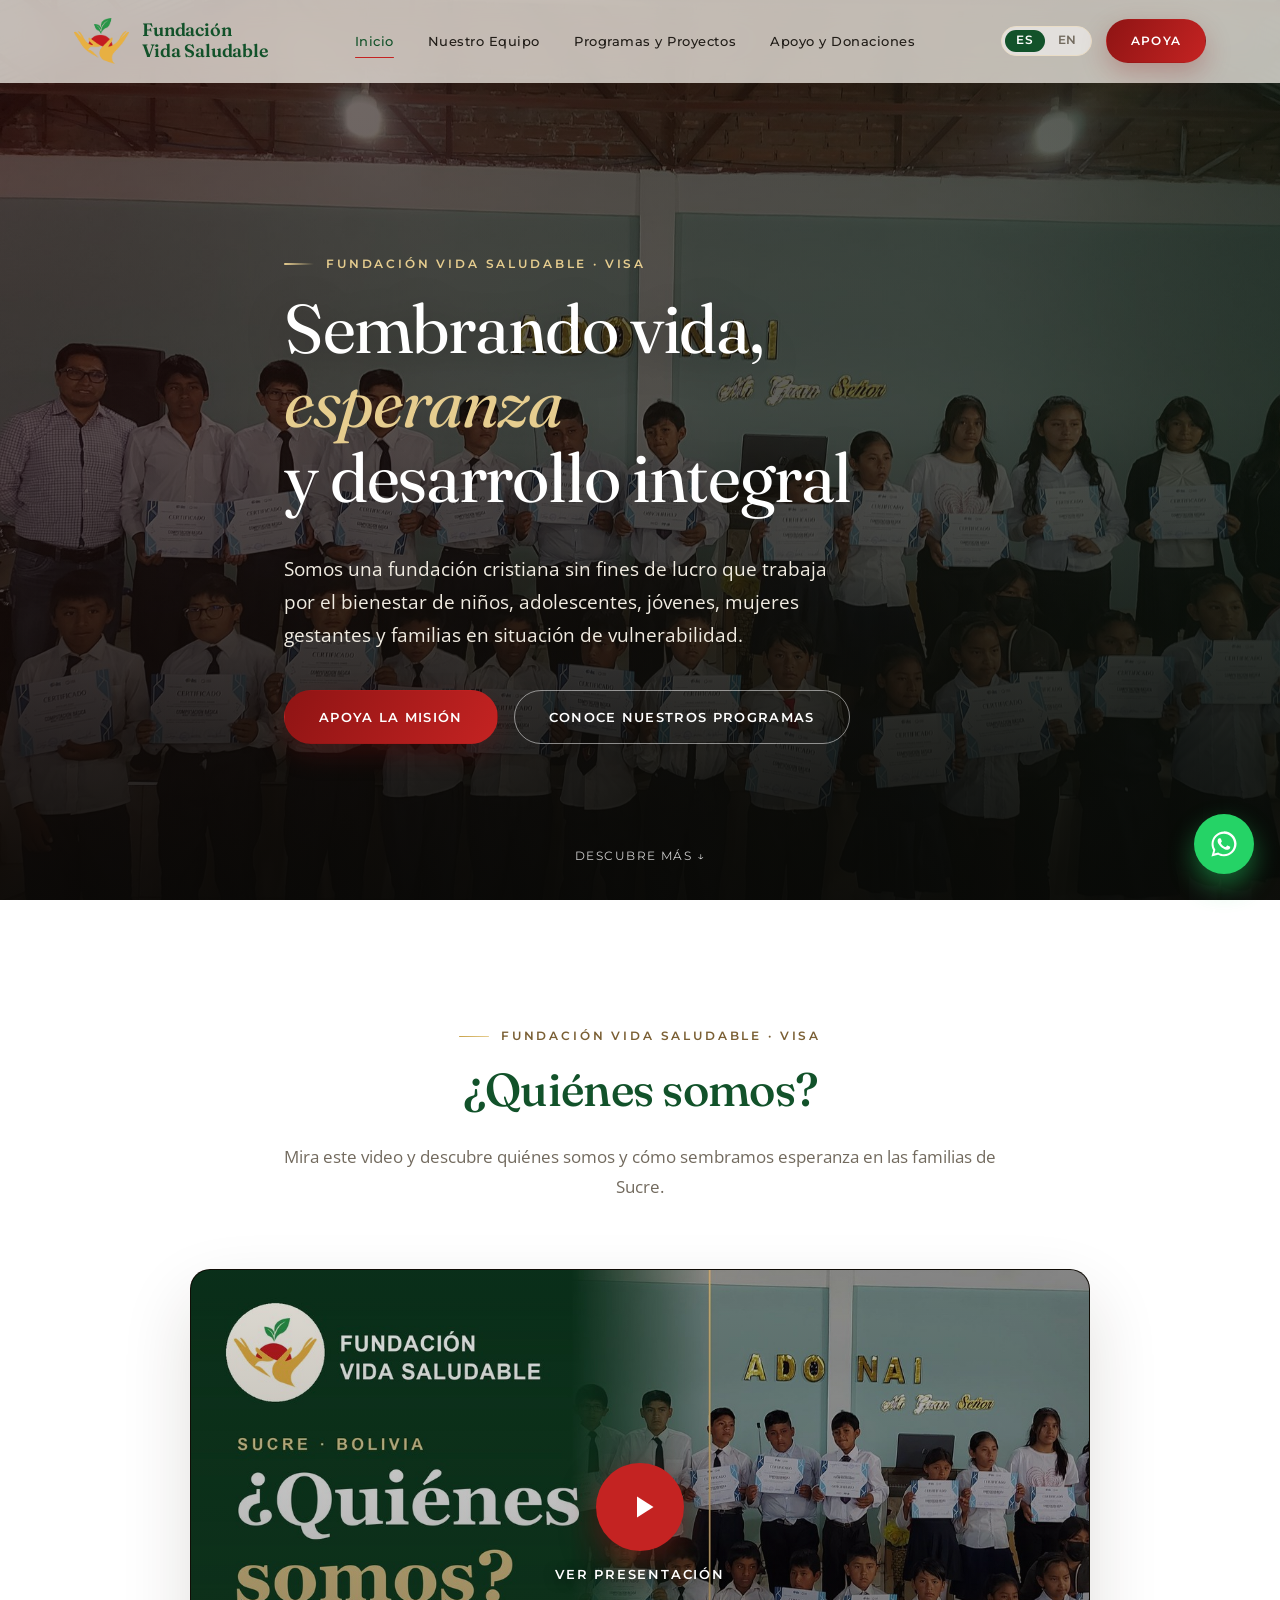
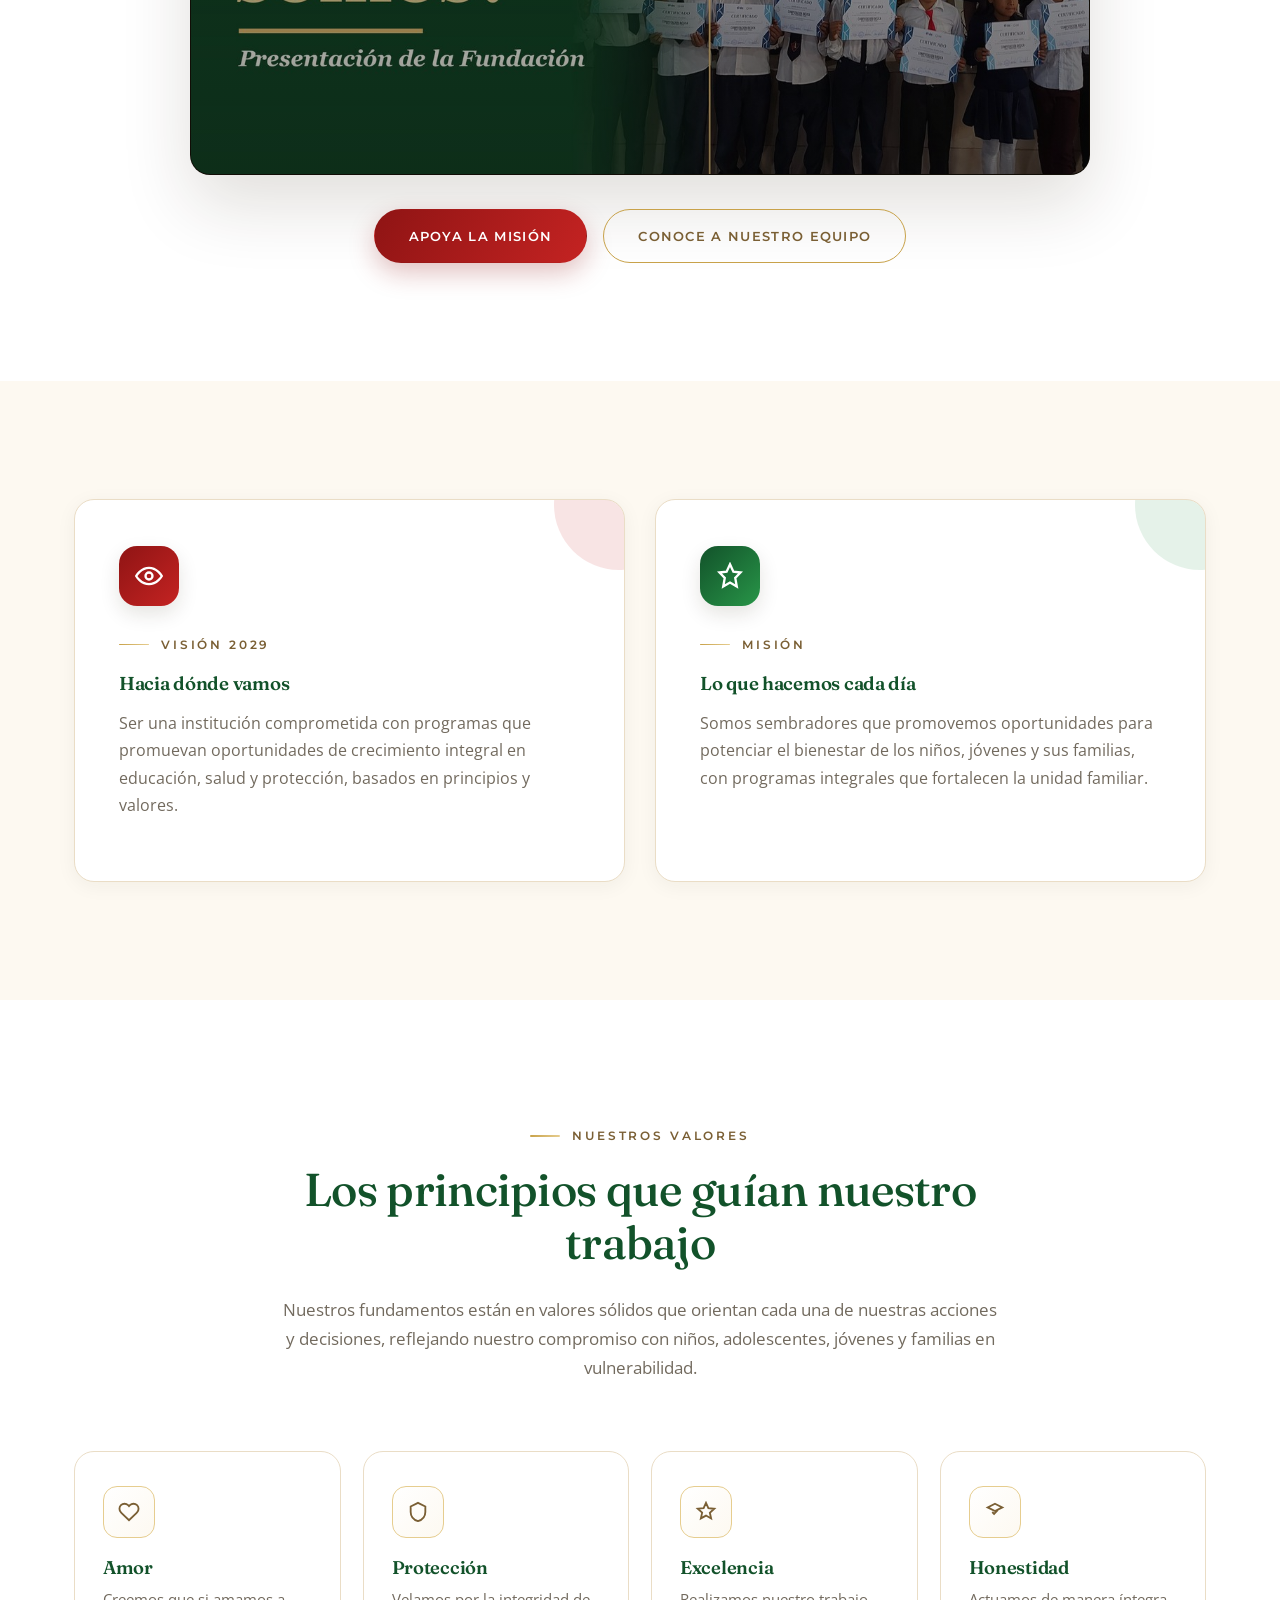
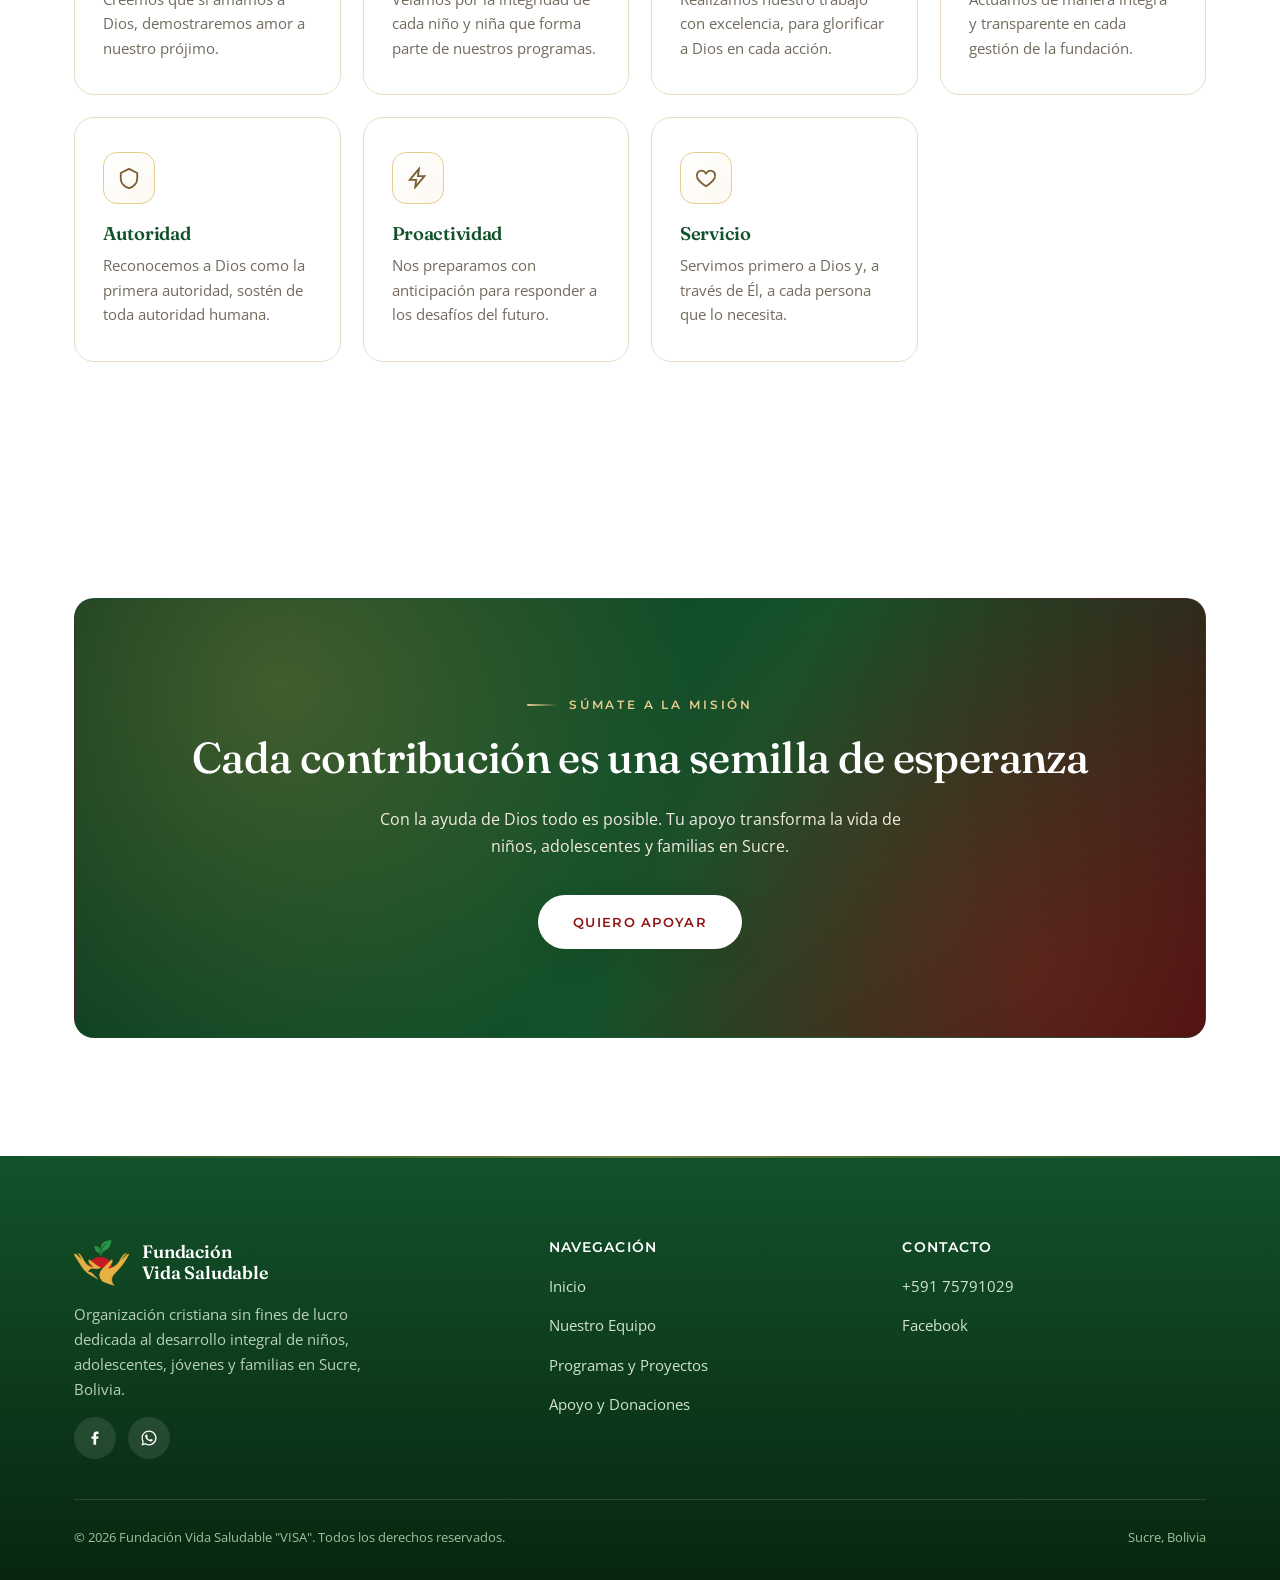
<file: index.html>
<!DOCTYPE html>
<html lang="es">
<head>
<meta charset="UTF-8">
<meta name="viewport" content="width=device-width, initial-scale=1.0">
<title>Fundación Vida Saludable | Inicio</title>
<meta name="description" content="Fundación Vida Saludable (VISA) — sembrando oportunidades de desarrollo integral para niños, adolescentes, jóvenes y familias en Sucre, Bolivia.">
<link rel="icon" href="img/favicon-32.png" sizes="32x32">
<link rel="apple-touch-icon" href="img/favicon-180.png">
<link rel="stylesheet" href="css/style.css?v=3">
</head>
<body data-page="home">

<header class="site-header" id="siteHeader">
  <div class="container">
    <a href="index.html" class="brand">
      <img src="img/logo-icono.png" alt="Fundación Vida Saludable">
      <span>Fundación<br>Vida Saludable</span>
    </a>
    <nav class="main-nav" id="mainNav">
      <a href="index.html" class="active" data-i18n="nav.home">Inicio</a>
      <a href="equipo.html" data-i18n="nav.team">Nuestro Equipo</a>
      <a href="programas.html" data-i18n="nav.programs">Programas y Proyectos</a>
      <a href="donaciones.html" data-i18n="nav.donate">Apoyo y Donaciones</a>
    </nav>
    <div class="header-actions">
      <button class="lang-toggle" id="langToggle" type="button" aria-label="Cambiar idioma / Switch language">
        <span data-lang="es" class="is-active">ES</span>
        <span data-lang="en">EN</span>
      </button>
      <a href="donaciones.html" class="btn btn--primary btn--sm" data-i18n="btn.support">Apoya</a>
    </div>
    <button class="nav-toggle" id="navToggle" aria-label="Abrir menú">
      <span></span><span></span><span></span>
    </button>
  </div>
</header>
<div class="nav-overlay" id="navOverlay">
  <ul>
      <li><a href="index.html" class="active" data-i18n="nav.home">Inicio</a></li>
      <li><a href="equipo.html" data-i18n="nav.team">Nuestro Equipo</a></li>
      <li><a href="programas.html" data-i18n="nav.programs">Programas y Proyectos</a></li>
      <li><a href="donaciones.html" data-i18n="nav.donate">Apoyo y Donaciones</a></li>
  </ul>
</div>


<section class="hero">
  <div class="hero__bg" style="background-image:url('img/fotos/hero-entrega-biblias.jpg')"></div>
  <div class="hero__overlay"></div>
  <div class="container hero__content">
    <div class="eyebrow">Fundación Vida Saludable · VISA</div>
    <h1 data-i18n="hero.title">Sembrando vida, <em>esperanza</em><br>y desarrollo integral</h1>
    <p class="lead" data-i18n="hero.lead">Somos una fundación cristiana sin fines de lucro que trabaja por el bienestar de niños, adolescentes, jóvenes, mujeres gestantes y familias en situación de vulnerabilidad.</p>
    <div class="hero__cta">
      <a href="donaciones.html" class="btn btn--primary" data-i18n="hero.cta1">Apoya la misión</a>
      <a href="programas.html" class="btn btn--outline" data-i18n="hero.cta2">Conoce nuestros programas</a>
    </div>
  </div>
  <div class="hero__scroll" data-i18n="hero.scroll">Descubre más ↓</div>
</section>

<section class="section" id="quienes-somos">
  <div class="container">
    <div class="section-head reveal">
      <div class="eyebrow" style="justify-content:center">Fundación Vida Saludable · VISA</div>
      <h2 data-i18n="about.heading">¿Quiénes somos?</h2>
      <p data-i18n="about.videohook">Mira este video y descubre quiénes somos y cómo sembramos esperanza en las familias de Sucre.</p>
    </div>
    <div class="video-frame reveal reveal-delay-1">
      <button class="video-facade" id="aboutVideo" type="button" data-video="nqGdN1hff8U"
              aria-label="Reproducir video de presentación"
              style="background-image:url('img/video-poster.jpg')">
        <span class="video-play"><svg viewBox="0 0 24 24" aria-hidden="true"><path d="M8 5v14l11-7z"/></svg></span>
        <span class="video-facade__label" data-i18n="about.videoplay">Ver presentación</span>
      </button>
    </div>
    <div class="video-cta reveal reveal-delay-2">
      <a href="donaciones.html" class="btn btn--primary" data-i18n="hero.cta1">Apoya la misión</a>
      <a href="equipo.html" class="btn btn--gold" data-i18n="about.btn">Conoce a nuestro equipo</a>
    </div>
  </div>
</section>

<section class="section section--cream">
  <div class="container">
    <div class="vm-grid">
      <div class="vm-card vm-card--vision reveal">
        <div class="icon-badge icon-badge--red">
          <svg viewBox="0 0 24 24" fill="none" stroke="currentColor" stroke-width="2"><path d="M1 12s4-7 11-7 11 7 11 7-4 7-11 7-11-7-11-7z"/><circle cx="12" cy="12" r="3"/></svg>
        </div>
        <div class="eyebrow" data-i18n="vision.eyebrow">Visión 2029</div>
        <h3 data-i18n="vision.h">Hacia dónde vamos</h3>
        <p data-i18n="vision.p">Ser una institución comprometida con programas que promuevan oportunidades de crecimiento integral en educación, salud y protección, basados en principios y valores.</p>
      </div>
      <div class="vm-card vm-card--mission reveal reveal-delay-1">
        <div class="icon-badge icon-badge--green">
          <svg viewBox="0 0 24 24" fill="none" stroke="currentColor" stroke-width="2"><path d="M12 2l2.9 6.3L21 9l-4.5 4.6L17.8 21 12 17.6 6.2 21l1.3-7.4L3 9l6.1-.7z"/></svg>
        </div>
        <div class="eyebrow" data-i18n="mission.eyebrow">Misión</div>
        <h3 data-i18n="mission.h">Lo que hacemos cada día</h3>
        <p data-i18n="mission.p">Somos sembradores que promovemos oportunidades para potenciar el bienestar de los niños, jóvenes y sus familias, con programas integrales que fortalecen la unidad familiar.</p>
      </div>
    </div>
  </div>
</section>

<section class="section" id="valores">
  <div class="container">
    <div class="section-head reveal">
      <div class="eyebrow" style="justify-content:center" data-i18n="values.eyebrow">Nuestros valores</div>
      <h2 data-i18n="values.title">Los principios que guían nuestro trabajo</h2>
      <p data-i18n="values.sub">Nuestros fundamentos están en valores sólidos que orientan cada una de nuestras acciones y decisiones, reflejando nuestro compromiso con niños, adolescentes, jóvenes y familias en vulnerabilidad.</p>
    </div>
    <div class="values-grid">
      <div class="value-card reveal">
        <div class="icon-badge"><svg viewBox="0 0 24 24" fill="none" stroke="currentColor" stroke-width="2"><path d="M20.8 4.6a5.5 5.5 0 0 0-7.8 0L12 5.6l-1-1a5.5 5.5 0 1 0-7.8 7.8l1 1L12 21l7.8-7.6 1-1a5.5 5.5 0 0 0 0-7.8z"/></svg></div>
        <h4 data-i18n="value.love.h">Amor</h4>
        <p data-i18n="value.love.p">Creemos que si amamos a Dios, demostraremos amor a nuestro prójimo.</p>
      </div>
      <div class="value-card reveal reveal-delay-1">
        <div class="icon-badge"><svg viewBox="0 0 24 24" fill="none" stroke="currentColor" stroke-width="2"><path d="M12 2l8 4v6c0 5-3.4 8.6-8 10-4.6-1.4-8-5-8-10V6z"/></svg></div>
        <h4 data-i18n="value.protection.h">Protección</h4>
        <p data-i18n="value.protection.p">Velamos por la integridad de cada niño y niña que forma parte de nuestros programas.</p>
      </div>
      <div class="value-card reveal reveal-delay-2">
        <div class="icon-badge"><svg viewBox="0 0 24 24" fill="none" stroke="currentColor" stroke-width="2"><path d="M12 2l2.6 5.9 6.4.6-4.8 4.3 1.4 6.3L12 15.9 6.4 19l1.4-6.3-4.8-4.3 6.4-.6z"/></svg></div>
        <h4 data-i18n="value.excellence.h">Excelencia</h4>
        <p data-i18n="value.excellence.p">Realizamos nuestro trabajo con excelencia, para glorificar a Dios en cada acción.</p>
      </div>
      <div class="value-card reveal reveal-delay-3">
        <div class="icon-badge"><svg viewBox="0 0 24 24" fill="none" stroke="currentColor" stroke-width="2"><path d="M9 12l2 2 4-4M12 3l8 4-8 4-8-4z"/></svg></div>
        <h4 data-i18n="value.honesty.h">Honestidad</h4>
        <p data-i18n="value.honesty.p">Actuamos de manera íntegra y transparente en cada gestión de la fundación.</p>
      </div>
      <div class="value-card reveal">
        <div class="icon-badge"><svg viewBox="0 0 24 24" fill="none" stroke="currentColor" stroke-width="2"><path d="M12 2l9 4.5v6c0 5.2-3.8 9.5-9 10.5-5.2-1-9-5.3-9-10.5v-6z"/></svg></div>
        <h4 data-i18n="value.authority.h">Autoridad</h4>
        <p data-i18n="value.authority.p">Reconocemos a Dios como la primera autoridad, sostén de toda autoridad humana.</p>
      </div>
      <div class="value-card reveal reveal-delay-1">
        <div class="icon-badge"><svg viewBox="0 0 24 24" fill="none" stroke="currentColor" stroke-width="2"><path d="M13 2 3 14h7l-1 8 10-12h-7z"/></svg></div>
        <h4 data-i18n="value.proactivity.h">Proactividad</h4>
        <p data-i18n="value.proactivity.p">Nos preparamos con anticipación para responder a los desafíos del futuro.</p>
      </div>
      <div class="value-card reveal reveal-delay-2">
        <div class="icon-badge"><svg viewBox="0 0 24 24" fill="none" stroke="currentColor" stroke-width="2"><path d="M12 21s-7-4.5-9.5-9C1 8 3 4 7 4c2 0 4 1.5 5 3 1-1.5 3-3 5-3 4 0 6 4 4.5 8-2.5 4.5-9.5 9-9.5 9z"/></svg></div>
        <h4 data-i18n="value.service.h">Servicio</h4>
        <p data-i18n="value.service.p">Servimos primero a Dios y, a través de Él, a cada persona que lo necesita.</p>
      </div>
    </div>
  </div>
</section>

<section class="section">
  <div class="container reveal">
    <div class="cta-band">
      <div class="eyebrow" style="justify-content:center;color:#ffe3df" data-i18n="home.cta.eyebrow">Súmate a la misión</div>
      <h2 data-i18n="home.cta.title">Cada contribución es una semilla de esperanza</h2>
      <p data-i18n="home.cta.p">Con la ayuda de Dios todo es posible. Tu apoyo transforma la vida de niños, adolescentes y familias en Sucre.</p>
      <a href="donaciones.html" class="btn" style="background:#fff;color:var(--red-dark);box-shadow:var(--shadow)" data-i18n="home.cta.btn">Quiero apoyar</a>
    </div>
  </div>
</section>

<footer class="site-footer">
  <div class="container">
    <div class="footer-grid">
      <div class="footer-brand">
        <a href="index.html" class="brand"><img src="img/logo-icono.png" alt="Fundación Vida Saludable"><span>Fundación<br>Vida Saludable</span></a>
        <p data-i18n="footer.about">Organización cristiana sin fines de lucro dedicada al desarrollo integral de niños, adolescentes, jóvenes y familias en Sucre, Bolivia.</p>
        <div class="social-row">
          <a href="https://www.facebook.com/share/16pjw7duJ1/?mibextid=wwXIfr" target="_blank" rel="noopener" aria-label="Facebook"><svg viewBox="0 0 24 24"><path d="M13.5 21v-8h2.7l.4-3.1h-3.1V8c0-.9.25-1.5 1.55-1.5H16.7V3.6C16.4 3.55 15.4 3.47 14.2 3.47c-2.5 0-4.2 1.5-4.2 4.3v2.1H7.3V13h2.7v8z"/></svg></a>
          <a href="https://wa.me/59175791029" target="_blank" rel="noopener" aria-label="WhatsApp"><svg viewBox="0 0 24 24"><path d="M12.04 2c-5.5 0-10 4.5-10 10 0 1.77.46 3.45 1.34 4.94L2 22l5.24-1.37a10 10 0 0 0 4.8 1.22c5.5 0 10-4.5 10-10s-4.5-10-10-10zm0 18.2c-1.55 0-3.06-.42-4.36-1.2l-.31-.19-3.11.82.83-3.03-.2-.32a8.18 8.18 0 0 1-1.25-4.32c0-4.53 3.7-8.22 8.25-8.22s8.24 3.7 8.24 8.22-3.7 8.24-8.09 8.24zm4.52-6.16c-.25-.12-1.47-.72-1.7-.8-.23-.09-.4-.12-.56.12-.17.25-.65.8-.8.96-.15.17-.3.19-.55.06-.25-.12-1.06-.39-2.02-1.24-.75-.66-1.25-1.48-1.4-1.73-.15-.25-.02-.38.11-.51.11-.11.25-.29.37-.44.12-.15.16-.25.25-.42.08-.17.04-.31-.02-.44-.06-.12-.56-1.35-.77-1.85-.2-.48-.4-.42-.56-.43h-.48c-.17 0-.44.06-.67.31-.23.25-.87.85-.87 2.08 0 1.23.89 2.41 1.02 2.58.12.17 1.75 2.67 4.24 3.74.59.26 1.05.41 1.41.52.59.19 1.13.16 1.56.1.48-.07 1.47-.6 1.68-1.18.2-.58.2-1.08.14-1.18-.06-.1-.23-.16-.48-.28z"/></svg></a>
        </div>
      </div>
      <div class="footer-col">
        <h4 data-i18n="footer.navTitle">Navegación</h4>
        <ul>
          <li><a href="index.html" data-i18n="nav.home">Inicio</a></li>
          <li><a href="equipo.html" data-i18n="nav.team">Nuestro Equipo</a></li>
          <li><a href="programas.html" data-i18n="nav.programs">Programas y Proyectos</a></li>
          <li><a href="donaciones.html" data-i18n="nav.donate">Apoyo y Donaciones</a></li>
        </ul>
      </div>
      <div class="footer-col">
        <h4 data-i18n="footer.contactTitle">Contacto</h4>
        <ul>
          <li><a href="https://wa.me/59175791029" target="_blank" rel="noopener">+591 75791029</a></li>
          <li><a href="https://www.facebook.com/share/16pjw7duJ1/?mibextid=wwXIfr" target="_blank" rel="noopener">Facebook</a></li>
        </ul>
      </div>
    </div>
    <div class="footer-bottom">
      <span>© <span id="year"></span> Fundación Vida Saludable "VISA". <span data-i18n="footer.rights">Todos los derechos reservados.</span></span>
      <span>Sucre, Bolivia</span>
    </div>
  </div>
</footer>
<a class="wa-float" href="https://wa.me/59175791029" target="_blank" rel="noopener" aria-label="WhatsApp">
  <svg viewBox="0 0 24 24"><path d="M12.04 2c-5.5 0-10 4.5-10 10 0 1.77.46 3.45 1.34 4.94L2 22l5.24-1.37a10 10 0 0 0 4.8 1.22c5.5 0 10-4.5 10-10s-4.5-10-10-10zm0 18.2c-1.55 0-3.06-.42-4.36-1.2l-.31-.19-3.11.82.83-3.03-.2-.32a8.18 8.18 0 0 1-1.25-4.32c0-4.53 3.7-8.22 8.25-8.22s8.24 3.7 8.24 8.22-3.7 8.24-8.09 8.24zm4.52-6.16c-.25-.12-1.47-.72-1.7-.8-.23-.09-.4-.12-.56.12-.17.25-.65.8-.8.96-.15.17-.3.19-.55.06-.25-.12-1.06-.39-2.02-1.24-.75-.66-1.25-1.48-1.4-1.73-.15-.25-.02-.38.11-.51.11-.11.25-.29.37-.44.12-.15.16-.25.25-.42.08-.17.04-.31-.02-.44-.06-.12-.56-1.35-.77-1.85-.2-.48-.4-.42-.56-.43h-.48c-.17 0-.44.06-.67.31-.23.25-.87.85-.87 2.08 0 1.23.89 2.41 1.02 2.58.12.17 1.75 2.67 4.24 3.74.59.26 1.05.41 1.41.52.59.19 1.13.16 1.56.1.48-.07 1.47-.6 1.68-1.18.2-.58.2-1.08.14-1.18-.06-.1-.23-.16-.48-.28z"/></svg>
</a>

<button class="scroll-top" id="scrollTop" aria-label="Volver arriba">
  <svg viewBox="0 0 24 24" fill="none" stroke="currentColor" stroke-width="2.4" stroke-linecap="round" stroke-linejoin="round"><path d="M12 19V5M5 12l7-7 7 7"/></svg>
</button>
<script src="js/i18n.js?v=3"></script>
<script src="js/main.js?v=3"></script>
</body>
</html>
</file>
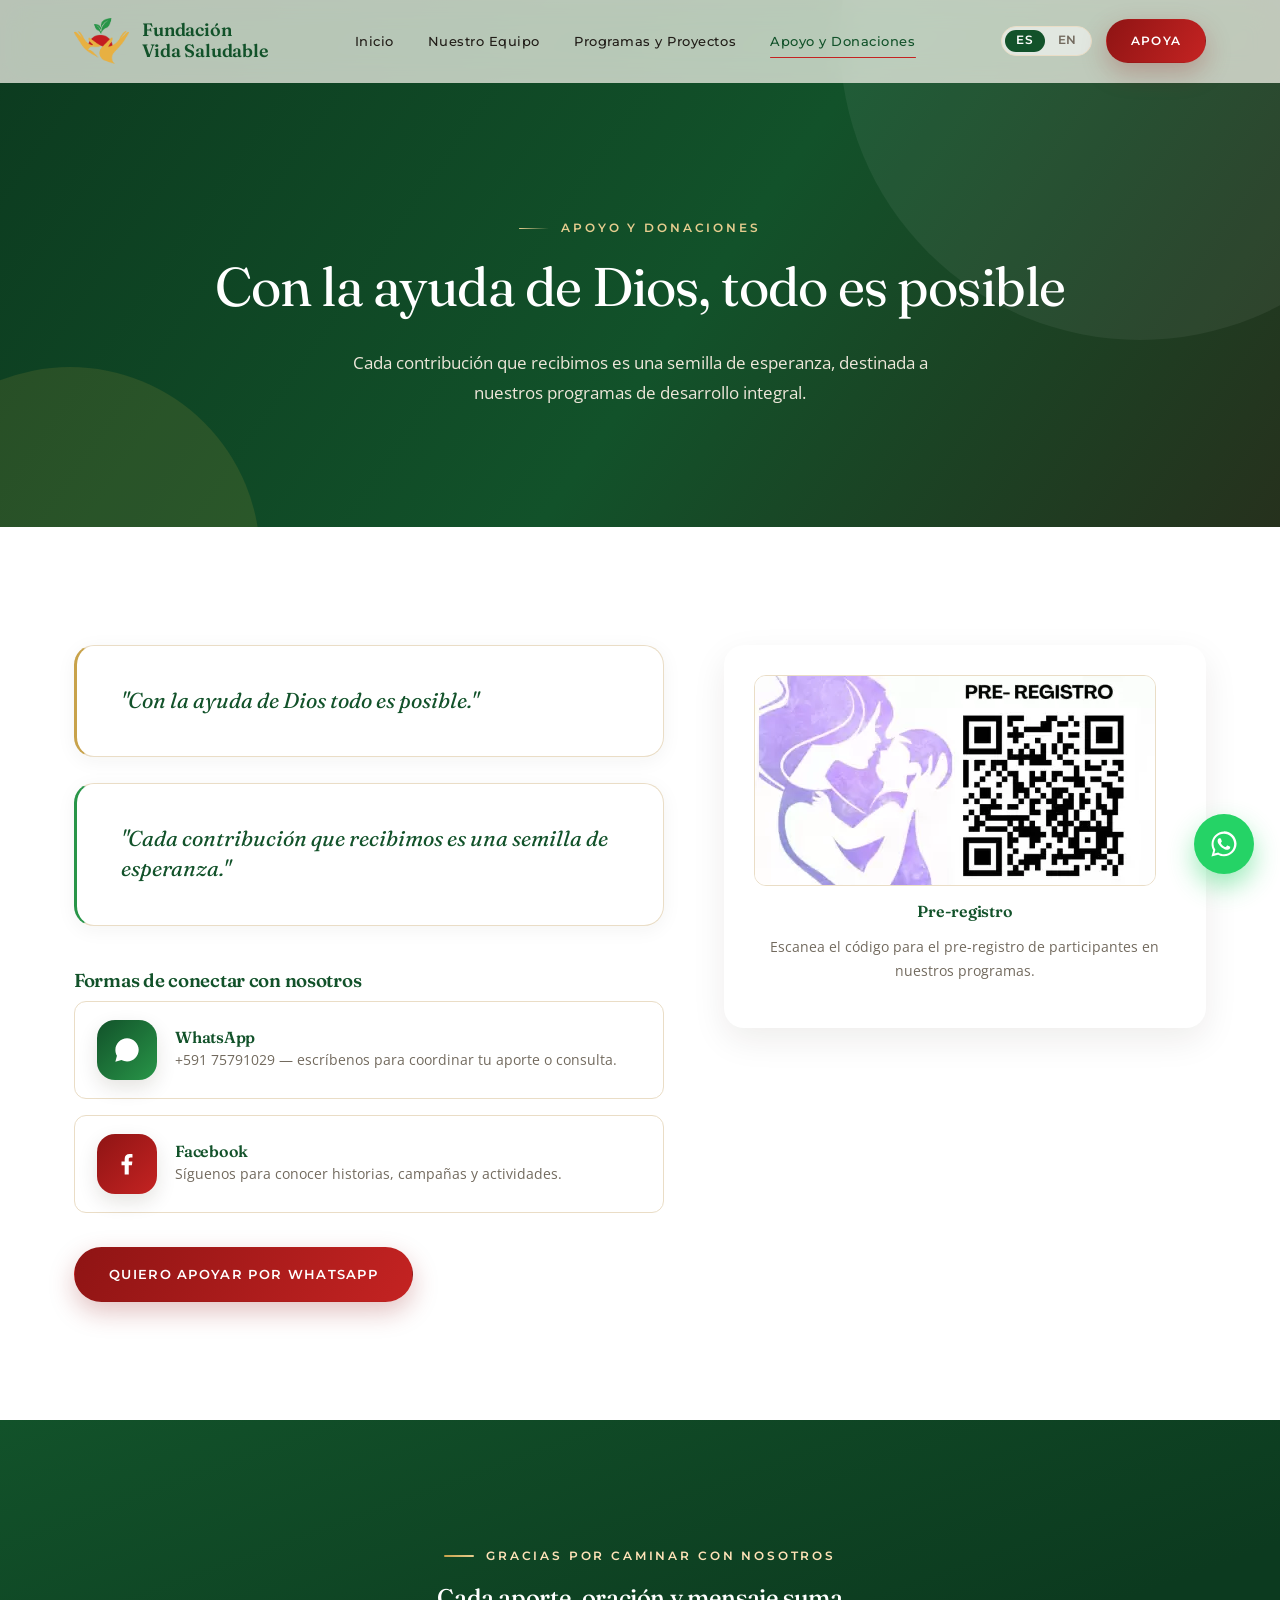
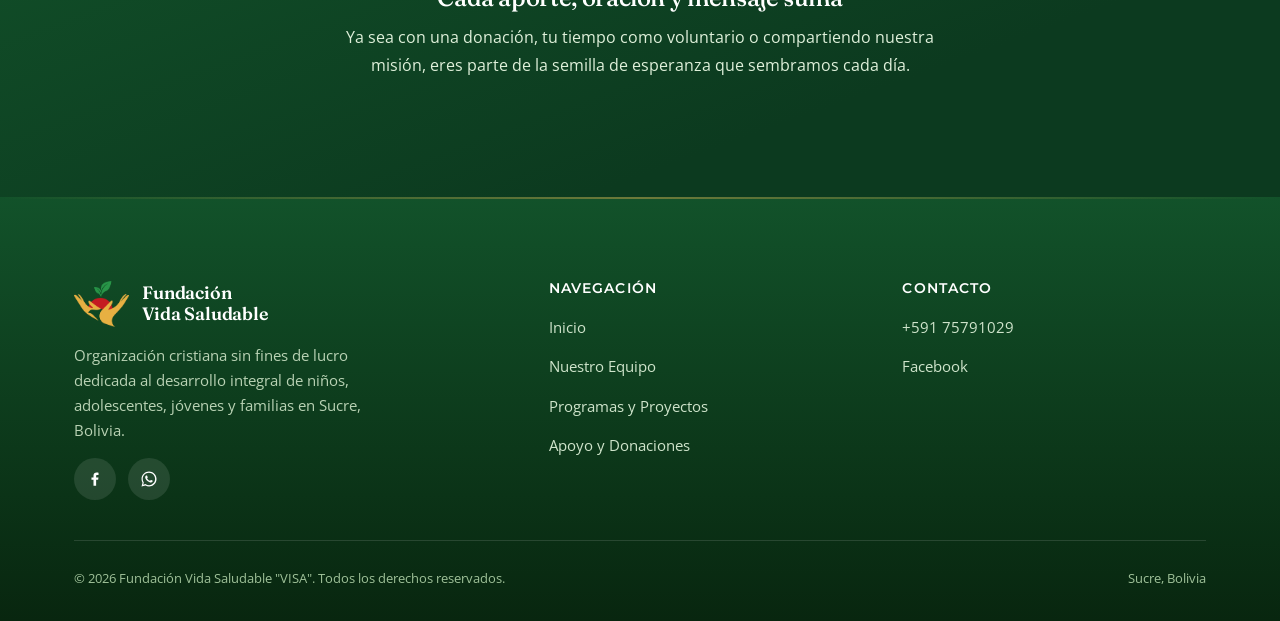
<file: donaciones.html>
<!DOCTYPE html>
<html lang="es">
<head>
<meta charset="UTF-8">
<meta name="viewport" content="width=device-width, initial-scale=1.0">
<title>Apoyo y Donaciones | Fundación Vida Saludable</title>
<meta name="description" content="Apoya a la Fundación Vida Saludable. Cada contribución es una semilla de esperanza para niños, adolescentes y familias en Sucre, Bolivia.">
<link rel="icon" href="img/favicon-32.png" sizes="32x32">
<link rel="apple-touch-icon" href="img/favicon-180.png">
<link rel="stylesheet" href="css/style.css?v=3">
</head>
<body data-page="donate">

<header class="site-header" id="siteHeader">
  <div class="container">
    <a href="index.html" class="brand">
      <img src="img/logo-icono.png" alt="Fundación Vida Saludable">
      <span>Fundación<br>Vida Saludable</span>
    </a>
    <nav class="main-nav" id="mainNav">
      <a href="index.html" data-i18n="nav.home">Inicio</a>
      <a href="equipo.html" data-i18n="nav.team">Nuestro Equipo</a>
      <a href="programas.html" data-i18n="nav.programs">Programas y Proyectos</a>
      <a href="donaciones.html" class="active" data-i18n="nav.donate">Apoyo y Donaciones</a>
    </nav>
    <div class="header-actions">
      <button class="lang-toggle" id="langToggle" type="button" aria-label="Cambiar idioma / Switch language">
        <span data-lang="es" class="is-active">ES</span>
        <span data-lang="en">EN</span>
      </button>
      <a href="donaciones.html" class="btn btn--primary btn--sm" data-i18n="btn.support">Apoya</a>
    </div>
    <button class="nav-toggle" id="navToggle" aria-label="Abrir menú">
      <span></span><span></span><span></span>
    </button>
  </div>
</header>
<div class="nav-overlay" id="navOverlay">
  <ul>
      <li><a href="index.html" data-i18n="nav.home">Inicio</a></li>
      <li><a href="equipo.html" data-i18n="nav.team">Nuestro Equipo</a></li>
      <li><a href="programas.html" data-i18n="nav.programs">Programas y Proyectos</a></li>
      <li><a href="donaciones.html" class="active" data-i18n="nav.donate">Apoyo y Donaciones</a></li>
  </ul>
</div>


<section class="page-hero">
  <div class="container">
    <div class="eyebrow" data-i18n="don.eyebrow">Apoyo y Donaciones</div>
    <h1 data-i18n="don.title">Con la ayuda de Dios, todo es posible</h1>
    <p data-i18n="don.sub">Cada contribución que recibimos es una semilla de esperanza, destinada a nuestros programas de desarrollo integral.</p>
  </div>
</section>

<section class="section">
  <div class="container">
    <div class="donate-grid">
      <div class="reveal">
        <div class="motto-card">
          <p data-i18n="don.motto1">"Con la ayuda de Dios todo es posible."</p>
        </div>
        <div class="motto-card motto-card--alt">
          <p data-i18n="don.motto2">"Cada contribución que recibimos es una semilla de esperanza."</p>
        </div>

        <h3 style="margin-top:44px" data-i18n="don.channels.h">Formas de conectar con nosotros</h3>
        <div class="donate-channels">
          <a href="https://wa.me/59175791029" target="_blank" rel="noopener" class="channel-card">
            <div class="icon-badge icon-badge--green">
              <svg viewBox="0 0 24 24"><path d="M12.04 2c-5.5 0-10 4.5-10 10 0 1.77.46 3.45 1.34 4.94L2 22l5.24-1.37a10 10 0 0 0 4.8 1.22c5.5 0 10-4.5 10-10s-4.5-10-10-10z" fill="currentColor"/></svg>
            </div>
            <div>
              <h4>WhatsApp</h4>
              <p data-i18n="don.wa.p">+591 75791029 — escríbenos para coordinar tu aporte o consulta.</p>
            </div>
          </a>
          <a href="https://www.facebook.com/share/16pjw7duJ1/?mibextid=wwXIfr" target="_blank" rel="noopener" class="channel-card">
            <div class="icon-badge icon-badge--red">
              <svg viewBox="0 0 24 24"><path d="M13.5 21v-8h2.7l.4-3.1h-3.1V8c0-.9.25-1.5 1.55-1.5H16.7V3.6C16.4 3.55 15.4 3.47 14.2 3.47c-2.5 0-4.2 1.5-4.2 4.3v2.1H7.3V13h2.7v8z" fill="currentColor"/></svg>
            </div>
            <div>
              <h4>Facebook</h4>
              <p data-i18n="don.fb.p">Síguenos para conocer historias, campañas y actividades.</p>
            </div>
          </a>
        </div>

        <a href="https://wa.me/59175791029" target="_blank" rel="noopener" class="btn btn--primary" style="margin-top:34px" data-i18n="don.btn">Quiero apoyar por WhatsApp</a>
      </div>

      <div class="reveal reveal-delay-1">
        <div class="qr-card">
          <img src="img/pre-registro-qr.webp" alt="Código QR de pre-registro">
          <h4 data-i18n="don.qr.h">Pre-registro</h4>
          <p data-i18n="don.qr.p">Escanea el código para el pre-registro de participantes en nuestros programas.</p>
        </div>
      </div>
    </div>
  </div>
</section>

<section class="section section--dark">
  <div class="container reveal" style="text-align:center">
    <div class="eyebrow" style="justify-content:center;color:#ffe3b8" data-i18n="don.dark.eyebrow">Gracias por caminar con nosotros</div>
    <h2 data-i18n="don.dark.title">Cada aporte, oración y mensaje suma</h2>
    <p style="max-width:620px;margin:0 auto;color:#dff0da" data-i18n="don.dark.p">Ya sea con una donación, tu tiempo como voluntario o compartiendo nuestra misión, eres parte de la semilla de esperanza que sembramos cada día.</p>
  </div>
</section>

<footer class="site-footer">
  <div class="container">
    <div class="footer-grid">
      <div class="footer-brand">
        <a href="index.html" class="brand"><img src="img/logo-icono.png" alt="Fundación Vida Saludable"><span>Fundación<br>Vida Saludable</span></a>
        <p data-i18n="footer.about">Organización cristiana sin fines de lucro dedicada al desarrollo integral de niños, adolescentes, jóvenes y familias en Sucre, Bolivia.</p>
        <div class="social-row">
          <a href="https://www.facebook.com/share/16pjw7duJ1/?mibextid=wwXIfr" target="_blank" rel="noopener" aria-label="Facebook"><svg viewBox="0 0 24 24"><path d="M13.5 21v-8h2.7l.4-3.1h-3.1V8c0-.9.25-1.5 1.55-1.5H16.7V3.6C16.4 3.55 15.4 3.47 14.2 3.47c-2.5 0-4.2 1.5-4.2 4.3v2.1H7.3V13h2.7v8z"/></svg></a>
          <a href="https://wa.me/59175791029" target="_blank" rel="noopener" aria-label="WhatsApp"><svg viewBox="0 0 24 24"><path d="M12.04 2c-5.5 0-10 4.5-10 10 0 1.77.46 3.45 1.34 4.94L2 22l5.24-1.37a10 10 0 0 0 4.8 1.22c5.5 0 10-4.5 10-10s-4.5-10-10-10zm0 18.2c-1.55 0-3.06-.42-4.36-1.2l-.31-.19-3.11.82.83-3.03-.2-.32a8.18 8.18 0 0 1-1.25-4.32c0-4.53 3.7-8.22 8.25-8.22s8.24 3.7 8.24 8.22-3.7 8.24-8.09 8.24zm4.52-6.16c-.25-.12-1.47-.72-1.7-.8-.23-.09-.4-.12-.56.12-.17.25-.65.8-.8.96-.15.17-.3.19-.55.06-.25-.12-1.06-.39-2.02-1.24-.75-.66-1.25-1.48-1.4-1.73-.15-.25-.02-.38.11-.51.11-.11.25-.29.37-.44.12-.15.16-.25.25-.42.08-.17.04-.31-.02-.44-.06-.12-.56-1.35-.77-1.85-.2-.48-.4-.42-.56-.43h-.48c-.17 0-.44.06-.67.31-.23.25-.87.85-.87 2.08 0 1.23.89 2.41 1.02 2.58.12.17 1.75 2.67 4.24 3.74.59.26 1.05.41 1.41.52.59.19 1.13.16 1.56.1.48-.07 1.47-.6 1.68-1.18.2-.58.2-1.08.14-1.18-.06-.1-.23-.16-.48-.28z"/></svg></a>
        </div>
      </div>
      <div class="footer-col">
        <h4 data-i18n="footer.navTitle">Navegación</h4>
        <ul>
          <li><a href="index.html" data-i18n="nav.home">Inicio</a></li>
          <li><a href="equipo.html" data-i18n="nav.team">Nuestro Equipo</a></li>
          <li><a href="programas.html" data-i18n="nav.programs">Programas y Proyectos</a></li>
          <li><a href="donaciones.html" data-i18n="nav.donate">Apoyo y Donaciones</a></li>
        </ul>
      </div>
      <div class="footer-col">
        <h4 data-i18n="footer.contactTitle">Contacto</h4>
        <ul>
          <li><a href="https://wa.me/59175791029" target="_blank" rel="noopener">+591 75791029</a></li>
          <li><a href="https://www.facebook.com/share/16pjw7duJ1/?mibextid=wwXIfr" target="_blank" rel="noopener">Facebook</a></li>
        </ul>
      </div>
    </div>
    <div class="footer-bottom">
      <span>© <span id="year"></span> Fundación Vida Saludable "VISA". <span data-i18n="footer.rights">Todos los derechos reservados.</span></span>
      <span>Sucre, Bolivia</span>
    </div>
  </div>
</footer>
<a class="wa-float" href="https://wa.me/59175791029" target="_blank" rel="noopener" aria-label="WhatsApp">
  <svg viewBox="0 0 24 24"><path d="M12.04 2c-5.5 0-10 4.5-10 10 0 1.77.46 3.45 1.34 4.94L2 22l5.24-1.37a10 10 0 0 0 4.8 1.22c5.5 0 10-4.5 10-10s-4.5-10-10-10zm0 18.2c-1.55 0-3.06-.42-4.36-1.2l-.31-.19-3.11.82.83-3.03-.2-.32a8.18 8.18 0 0 1-1.25-4.32c0-4.53 3.7-8.22 8.25-8.22s8.24 3.7 8.24 8.22-3.7 8.24-8.09 8.24zm4.52-6.16c-.25-.12-1.47-.72-1.7-.8-.23-.09-.4-.12-.56.12-.17.25-.65.8-.8.96-.15.17-.3.19-.55.06-.25-.12-1.06-.39-2.02-1.24-.75-.66-1.25-1.48-1.4-1.73-.15-.25-.02-.38.11-.51.11-.11.25-.29.37-.44.12-.15.16-.25.25-.42.08-.17.04-.31-.02-.44-.06-.12-.56-1.35-.77-1.85-.2-.48-.4-.42-.56-.43h-.48c-.17 0-.44.06-.67.31-.23.25-.87.85-.87 2.08 0 1.23.89 2.41 1.02 2.58.12.17 1.75 2.67 4.24 3.74.59.26 1.05.41 1.41.52.59.19 1.13.16 1.56.1.48-.07 1.47-.6 1.68-1.18.2-.58.2-1.08.14-1.18-.06-.1-.23-.16-.48-.28z"/></svg>
</a>

<button class="scroll-top" id="scrollTop" aria-label="Volver arriba">
  <svg viewBox="0 0 24 24" fill="none" stroke="currentColor" stroke-width="2.4" stroke-linecap="round" stroke-linejoin="round"><path d="M12 19V5M5 12l7-7 7 7"/></svg>
</button>
<script src="js/i18n.js?v=3"></script>
<script src="js/main.js?v=3"></script>
</body>
</html>
</file>
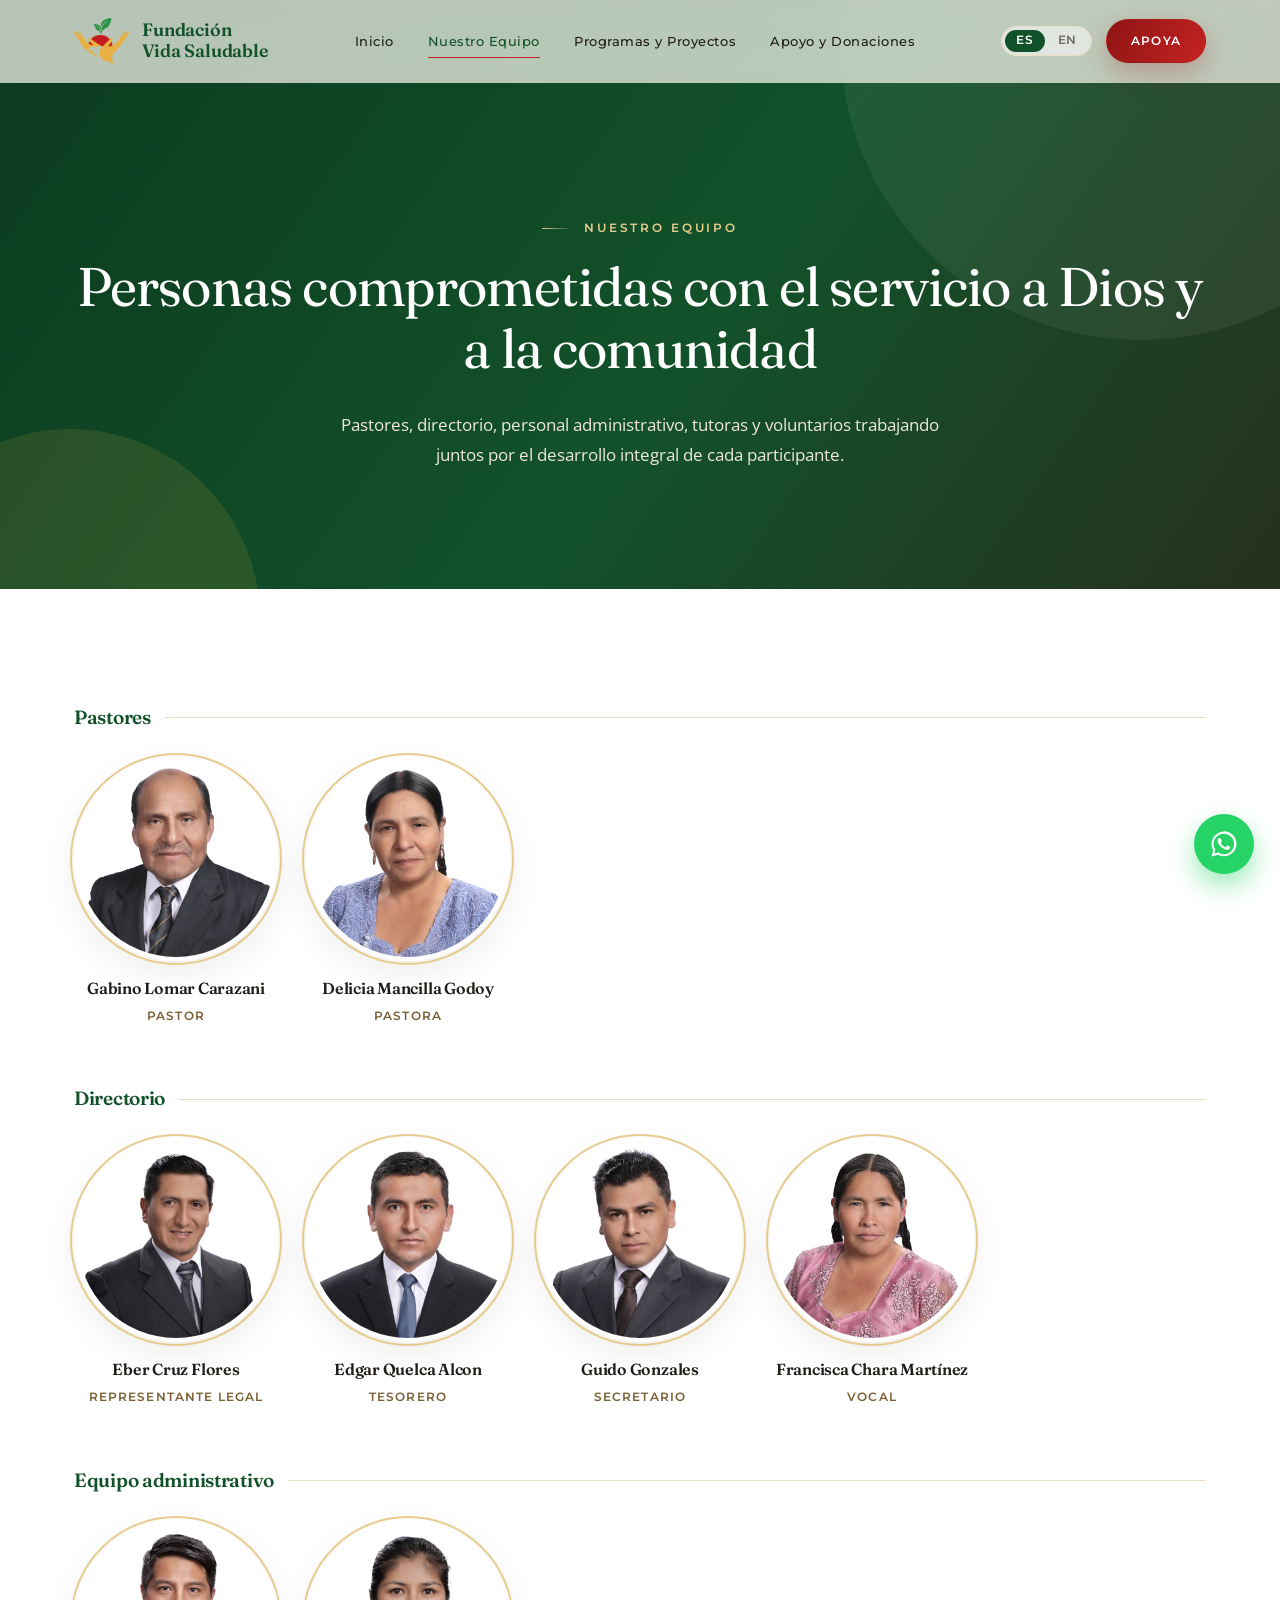
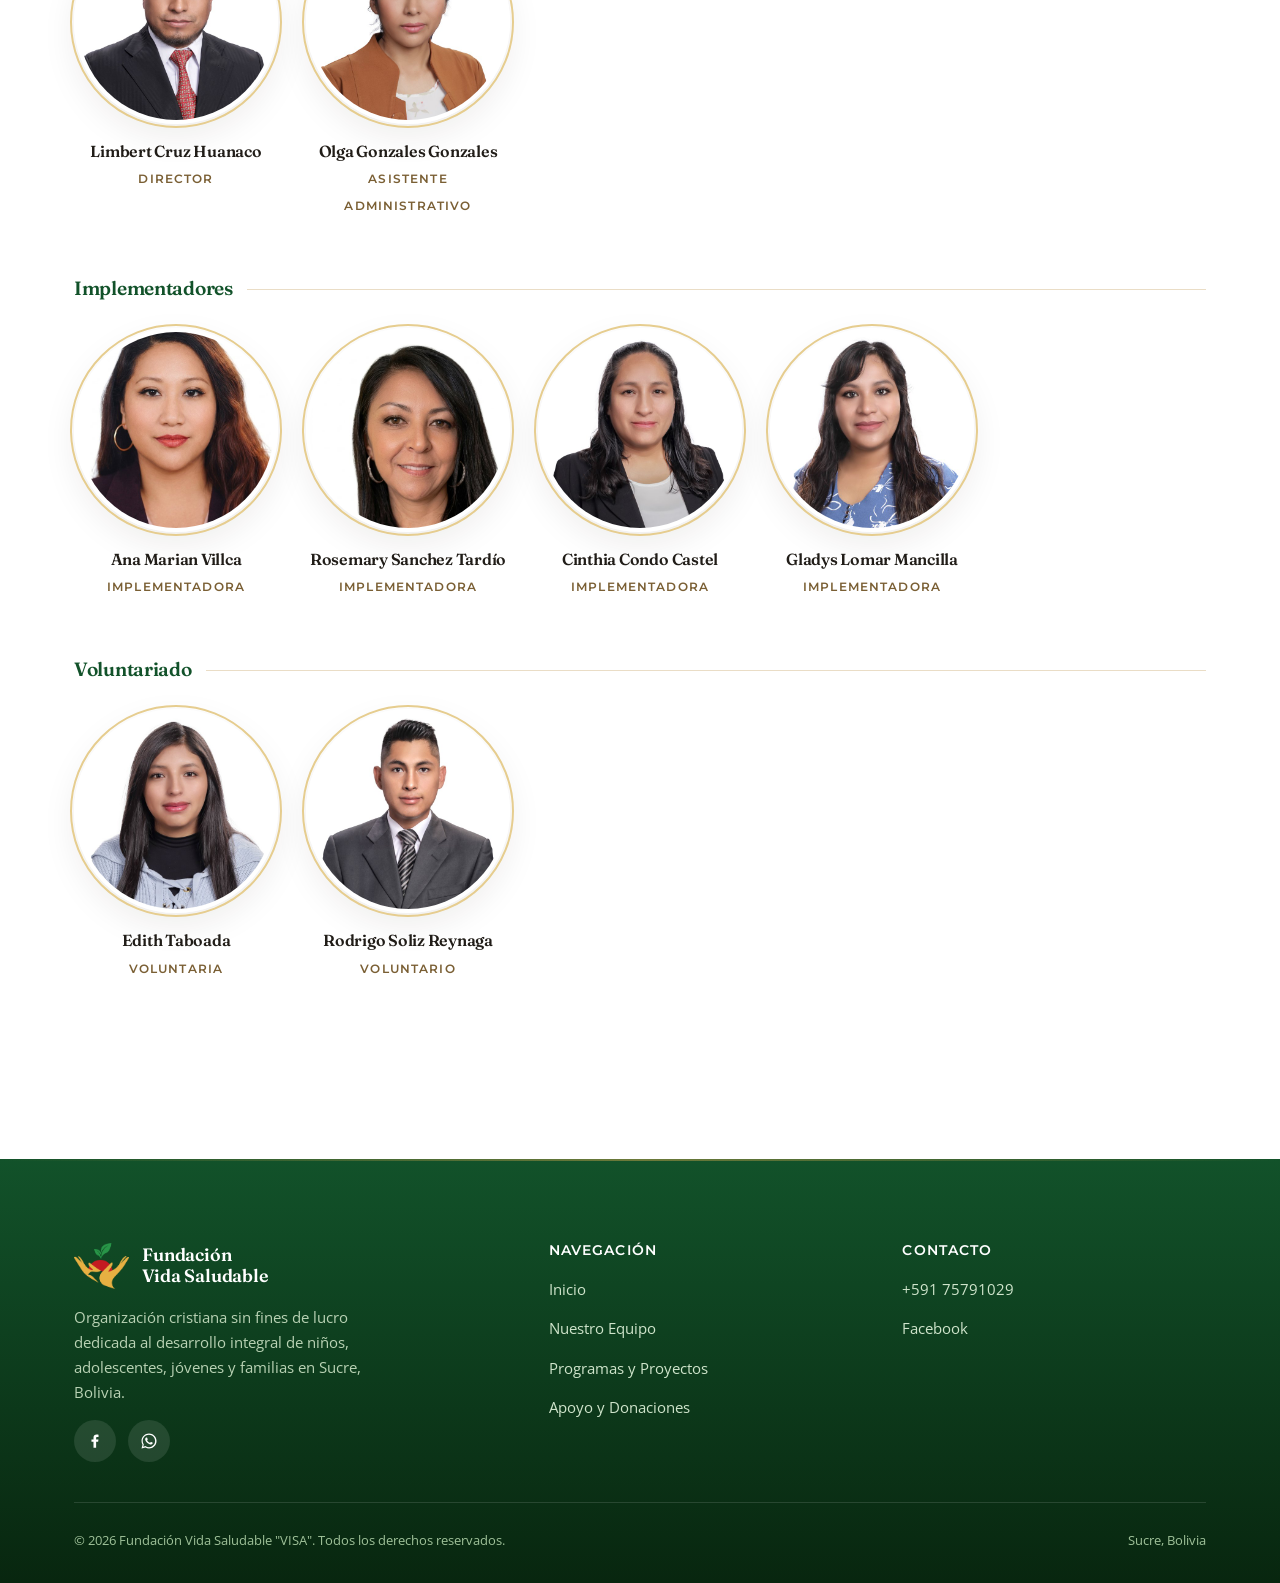
<file: equipo.html>
<!DOCTYPE html>
<html lang="es">
<head>
<meta charset="UTF-8">
<meta name="viewport" content="width=device-width, initial-scale=1.0">
<title>Nuestro Equipo | Fundación Vida Saludable</title>
<meta name="description" content="Conoce al equipo pastoral, directorio, personal administrativo y voluntariado de la Fundación Vida Saludable.">
<link rel="icon" href="img/favicon-32.png" sizes="32x32">
<link rel="apple-touch-icon" href="img/favicon-180.png">
<link rel="stylesheet" href="css/style.css?v=3">
</head>
<body data-page="team">

<header class="site-header" id="siteHeader">
  <div class="container">
    <a href="index.html" class="brand">
      <img src="img/logo-icono.png" alt="Fundación Vida Saludable">
      <span>Fundación<br>Vida Saludable</span>
    </a>
    <nav class="main-nav" id="mainNav">
      <a href="index.html" data-i18n="nav.home">Inicio</a>
      <a href="equipo.html" class="active" data-i18n="nav.team">Nuestro Equipo</a>
      <a href="programas.html" data-i18n="nav.programs">Programas y Proyectos</a>
      <a href="donaciones.html" data-i18n="nav.donate">Apoyo y Donaciones</a>
    </nav>
    <div class="header-actions">
      <button class="lang-toggle" id="langToggle" type="button" aria-label="Cambiar idioma / Switch language">
        <span data-lang="es" class="is-active">ES</span>
        <span data-lang="en">EN</span>
      </button>
      <a href="donaciones.html" class="btn btn--primary btn--sm" data-i18n="btn.support">Apoya</a>
    </div>
    <button class="nav-toggle" id="navToggle" aria-label="Abrir menú">
      <span></span><span></span><span></span>
    </button>
  </div>
</header>
<div class="nav-overlay" id="navOverlay">
  <ul>
      <li><a href="index.html" data-i18n="nav.home">Inicio</a></li>
      <li><a href="equipo.html" class="active" data-i18n="nav.team">Nuestro Equipo</a></li>
      <li><a href="programas.html" data-i18n="nav.programs">Programas y Proyectos</a></li>
      <li><a href="donaciones.html" data-i18n="nav.donate">Apoyo y Donaciones</a></li>
  </ul>
</div>


<section class="page-hero">
  <div class="container">
    <div class="eyebrow" data-i18n="team.eyebrow">Nuestro Equipo</div>
    <h1 data-i18n="team.title">Personas comprometidas con el servicio a Dios y a la comunidad</h1>
    <p data-i18n="team.sub">Pastores, directorio, personal administrativo, tutoras y voluntarios trabajando juntos por el desarrollo integral de cada participante.</p>
  </div>
</section>

<section class="section">
  <div class="container">

    <div class="team-group reveal">
      <h3 data-i18n="team.group.pastors">Pastores</h3>
      <div class="team-grid">
        <div class="team-card">
          <div class="team-photo"><img src="img/equipo/gabino-lomar-carazani.jpg" alt="Gabino Lomar Carazani"></div>
          <h4>Gabino Lomar Carazani</h4>
          <span data-i18n="role.pastor.m">Pastor</span>
        </div>
        <div class="team-card">
          <div class="team-photo"><img src="img/equipo/delicia-mancilla-godoy.jpg" alt="Delicia Mancilla Godoy"></div>
          <h4>Delicia Mancilla Godoy</h4>
          <span data-i18n="role.pastor.f">Pastora</span>
        </div>
      </div>
    </div>

    <div class="team-group reveal">
      <h3 data-i18n="team.group.board">Directorio</h3>
      <div class="team-grid">
        <div class="team-card">
          <div class="team-photo"><img src="img/equipo/eber-cruz-flores.jpg" alt="Eber Cruz Flores"></div>
          <h4>Eber Cruz Flores</h4>
          <span data-i18n="role.legalRep">Representante Legal</span>
        </div>
        <div class="team-card">
          <div class="team-photo"><img src="img/equipo/edgar-quelca-alcon.jpg" alt="Edgar Quelca Alcon"></div>
          <h4>Edgar Quelca Alcon</h4>
          <span data-i18n="role.treasurer">Tesorero</span>
        </div>
        <div class="team-card">
          <div class="team-photo"><img src="img/equipo/guido-gonzales.jpg" alt="Guido Gonzales"></div>
          <h4>Guido Gonzales</h4>
          <span data-i18n="role.secretary">Secretario</span>
        </div>
        <div class="team-card">
          <div class="team-photo"><img src="img/equipo/francisca-chara-martinez.jpg" alt="Francisca Chara Martínez"></div>
          <h4>Francisca Chara Martínez</h4>
          <span data-i18n="role.member">Vocal</span>
        </div>
      </div>
    </div>

    <div class="team-group reveal">
      <h3 data-i18n="team.group.admin">Equipo administrativo</h3>
      <div class="team-grid">
        <div class="team-card">
          <div class="team-photo"><img src="img/equipo/limbert-cruz-huanaco.jpg" alt="Limbert Cruz Huanaco"></div>
          <h4>Limbert Cruz Huanaco</h4>
          <span data-i18n="role.director">Director</span>
        </div>
        <div class="team-card">
          <div class="team-photo"><img src="img/equipo/olga-gonzales-gonzales.jpg" alt="Olga Gonzales Gonzales"></div>
          <h4>Olga Gonzales Gonzales</h4>
          <span data-i18n="role.adminAssistant">Asistente Administrativo</span>
        </div>
      </div>
    </div>

    <div class="team-group reveal">
      <h3 data-i18n="team.group.implementers">Implementadores</h3>
      <div class="team-grid">
        <div class="team-card">
          <div class="team-photo"><img src="img/equipo/ana-marian-villca.jpg" alt="Ana Marian Villca"></div>
          <h4>Ana Marian Villca</h4>
          <span data-i18n="role.implementer">Implementadora</span>
        </div>
        <div class="team-card">
          <div class="team-photo"><img src="img/equipo/rosemary-sanchez-tardio.jpg" alt="Rosemary Sanchez Tardío"></div>
          <h4>Rosemary Sanchez Tardío</h4>
          <span data-i18n="role.implementer">Implementadora</span>
        </div>
        <div class="team-card">
          <div class="team-photo"><img src="img/equipo/cinthia-condo-castel.jpg" alt="Cinthia Condo Castel"></div>
          <h4>Cinthia Condo Castel</h4>
          <span data-i18n="role.implementer">Implementadora</span>
        </div>
        <div class="team-card">
          <div class="team-photo"><img src="img/equipo/gladys-lomar-mancilla.jpg" alt="Gladys Lomar Mancilla"></div>
          <h4>Gladys Lomar Mancilla</h4>
          <span data-i18n="role.implementer">Implementadora</span>
        </div>
      </div>
    </div>

    <div class="team-group reveal">
      <h3 data-i18n="team.group.volunteers">Voluntariado</h3>
      <div class="team-grid">
        <div class="team-card">
          <div class="team-photo"><img src="img/equipo/edith-taboada.jpg" alt="Edith Taboada"></div>
          <h4>Edith Taboada</h4>
          <span data-i18n="role.volunteer.f">Voluntaria</span>
        </div>
        <div class="team-card">
          <div class="team-photo"><img src="img/equipo/rodrigo-soliz-reynaga.jpg" alt="Rodrigo Soliz Reynaga"></div>
          <h4>Rodrigo Soliz Reynaga</h4>
          <span data-i18n="role.volunteer.m">Voluntario</span>
        </div>
      </div>
    </div>

  </div>
</section>

<footer class="site-footer">
  <div class="container">
    <div class="footer-grid">
      <div class="footer-brand">
        <a href="index.html" class="brand"><img src="img/logo-icono.png" alt="Fundación Vida Saludable"><span>Fundación<br>Vida Saludable</span></a>
        <p data-i18n="footer.about">Organización cristiana sin fines de lucro dedicada al desarrollo integral de niños, adolescentes, jóvenes y familias en Sucre, Bolivia.</p>
        <div class="social-row">
          <a href="https://www.facebook.com/share/16pjw7duJ1/?mibextid=wwXIfr" target="_blank" rel="noopener" aria-label="Facebook"><svg viewBox="0 0 24 24"><path d="M13.5 21v-8h2.7l.4-3.1h-3.1V8c0-.9.25-1.5 1.55-1.5H16.7V3.6C16.4 3.55 15.4 3.47 14.2 3.47c-2.5 0-4.2 1.5-4.2 4.3v2.1H7.3V13h2.7v8z"/></svg></a>
          <a href="https://wa.me/59175791029" target="_blank" rel="noopener" aria-label="WhatsApp"><svg viewBox="0 0 24 24"><path d="M12.04 2c-5.5 0-10 4.5-10 10 0 1.77.46 3.45 1.34 4.94L2 22l5.24-1.37a10 10 0 0 0 4.8 1.22c5.5 0 10-4.5 10-10s-4.5-10-10-10zm0 18.2c-1.55 0-3.06-.42-4.36-1.2l-.31-.19-3.11.82.83-3.03-.2-.32a8.18 8.18 0 0 1-1.25-4.32c0-4.53 3.7-8.22 8.25-8.22s8.24 3.7 8.24 8.22-3.7 8.24-8.09 8.24zm4.52-6.16c-.25-.12-1.47-.72-1.7-.8-.23-.09-.4-.12-.56.12-.17.25-.65.8-.8.96-.15.17-.3.19-.55.06-.25-.12-1.06-.39-2.02-1.24-.75-.66-1.25-1.48-1.4-1.73-.15-.25-.02-.38.11-.51.11-.11.25-.29.37-.44.12-.15.16-.25.25-.42.08-.17.04-.31-.02-.44-.06-.12-.56-1.35-.77-1.85-.2-.48-.4-.42-.56-.43h-.48c-.17 0-.44.06-.67.31-.23.25-.87.85-.87 2.08 0 1.23.89 2.41 1.02 2.58.12.17 1.75 2.67 4.24 3.74.59.26 1.05.41 1.41.52.59.19 1.13.16 1.56.1.48-.07 1.47-.6 1.68-1.18.2-.58.2-1.08.14-1.18-.06-.1-.23-.16-.48-.28z"/></svg></a>
        </div>
      </div>
      <div class="footer-col">
        <h4 data-i18n="footer.navTitle">Navegación</h4>
        <ul>
          <li><a href="index.html" data-i18n="nav.home">Inicio</a></li>
          <li><a href="equipo.html" data-i18n="nav.team">Nuestro Equipo</a></li>
          <li><a href="programas.html" data-i18n="nav.programs">Programas y Proyectos</a></li>
          <li><a href="donaciones.html" data-i18n="nav.donate">Apoyo y Donaciones</a></li>
        </ul>
      </div>
      <div class="footer-col">
        <h4 data-i18n="footer.contactTitle">Contacto</h4>
        <ul>
          <li><a href="https://wa.me/59175791029" target="_blank" rel="noopener">+591 75791029</a></li>
          <li><a href="https://www.facebook.com/share/16pjw7duJ1/?mibextid=wwXIfr" target="_blank" rel="noopener">Facebook</a></li>
        </ul>
      </div>
    </div>
    <div class="footer-bottom">
      <span>© <span id="year"></span> Fundación Vida Saludable "VISA". <span data-i18n="footer.rights">Todos los derechos reservados.</span></span>
      <span>Sucre, Bolivia</span>
    </div>
  </div>
</footer>
<a class="wa-float" href="https://wa.me/59175791029" target="_blank" rel="noopener" aria-label="WhatsApp">
  <svg viewBox="0 0 24 24"><path d="M12.04 2c-5.5 0-10 4.5-10 10 0 1.77.46 3.45 1.34 4.94L2 22l5.24-1.37a10 10 0 0 0 4.8 1.22c5.5 0 10-4.5 10-10s-4.5-10-10-10zm0 18.2c-1.55 0-3.06-.42-4.36-1.2l-.31-.19-3.11.82.83-3.03-.2-.32a8.18 8.18 0 0 1-1.25-4.32c0-4.53 3.7-8.22 8.25-8.22s8.24 3.7 8.24 8.22-3.7 8.24-8.09 8.24zm4.52-6.16c-.25-.12-1.47-.72-1.7-.8-.23-.09-.4-.12-.56.12-.17.25-.65.8-.8.96-.15.17-.3.19-.55.06-.25-.12-1.06-.39-2.02-1.24-.75-.66-1.25-1.48-1.4-1.73-.15-.25-.02-.38.11-.51.11-.11.25-.29.37-.44.12-.15.16-.25.25-.42.08-.17.04-.31-.02-.44-.06-.12-.56-1.35-.77-1.85-.2-.48-.4-.42-.56-.43h-.48c-.17 0-.44.06-.67.31-.23.25-.87.85-.87 2.08 0 1.23.89 2.41 1.02 2.58.12.17 1.75 2.67 4.24 3.74.59.26 1.05.41 1.41.52.59.19 1.13.16 1.56.1.48-.07 1.47-.6 1.68-1.18.2-.58.2-1.08.14-1.18-.06-.1-.23-.16-.48-.28z"/></svg>
</a>

<button class="scroll-top" id="scrollTop" aria-label="Volver arriba">
  <svg viewBox="0 0 24 24" fill="none" stroke="currentColor" stroke-width="2.4" stroke-linecap="round" stroke-linejoin="round"><path d="M12 19V5M5 12l7-7 7 7"/></svg>
</button>
<script src="js/i18n.js?v=3"></script>
<script src="js/main.js?v=3"></script>
</body>
</html>
</file>
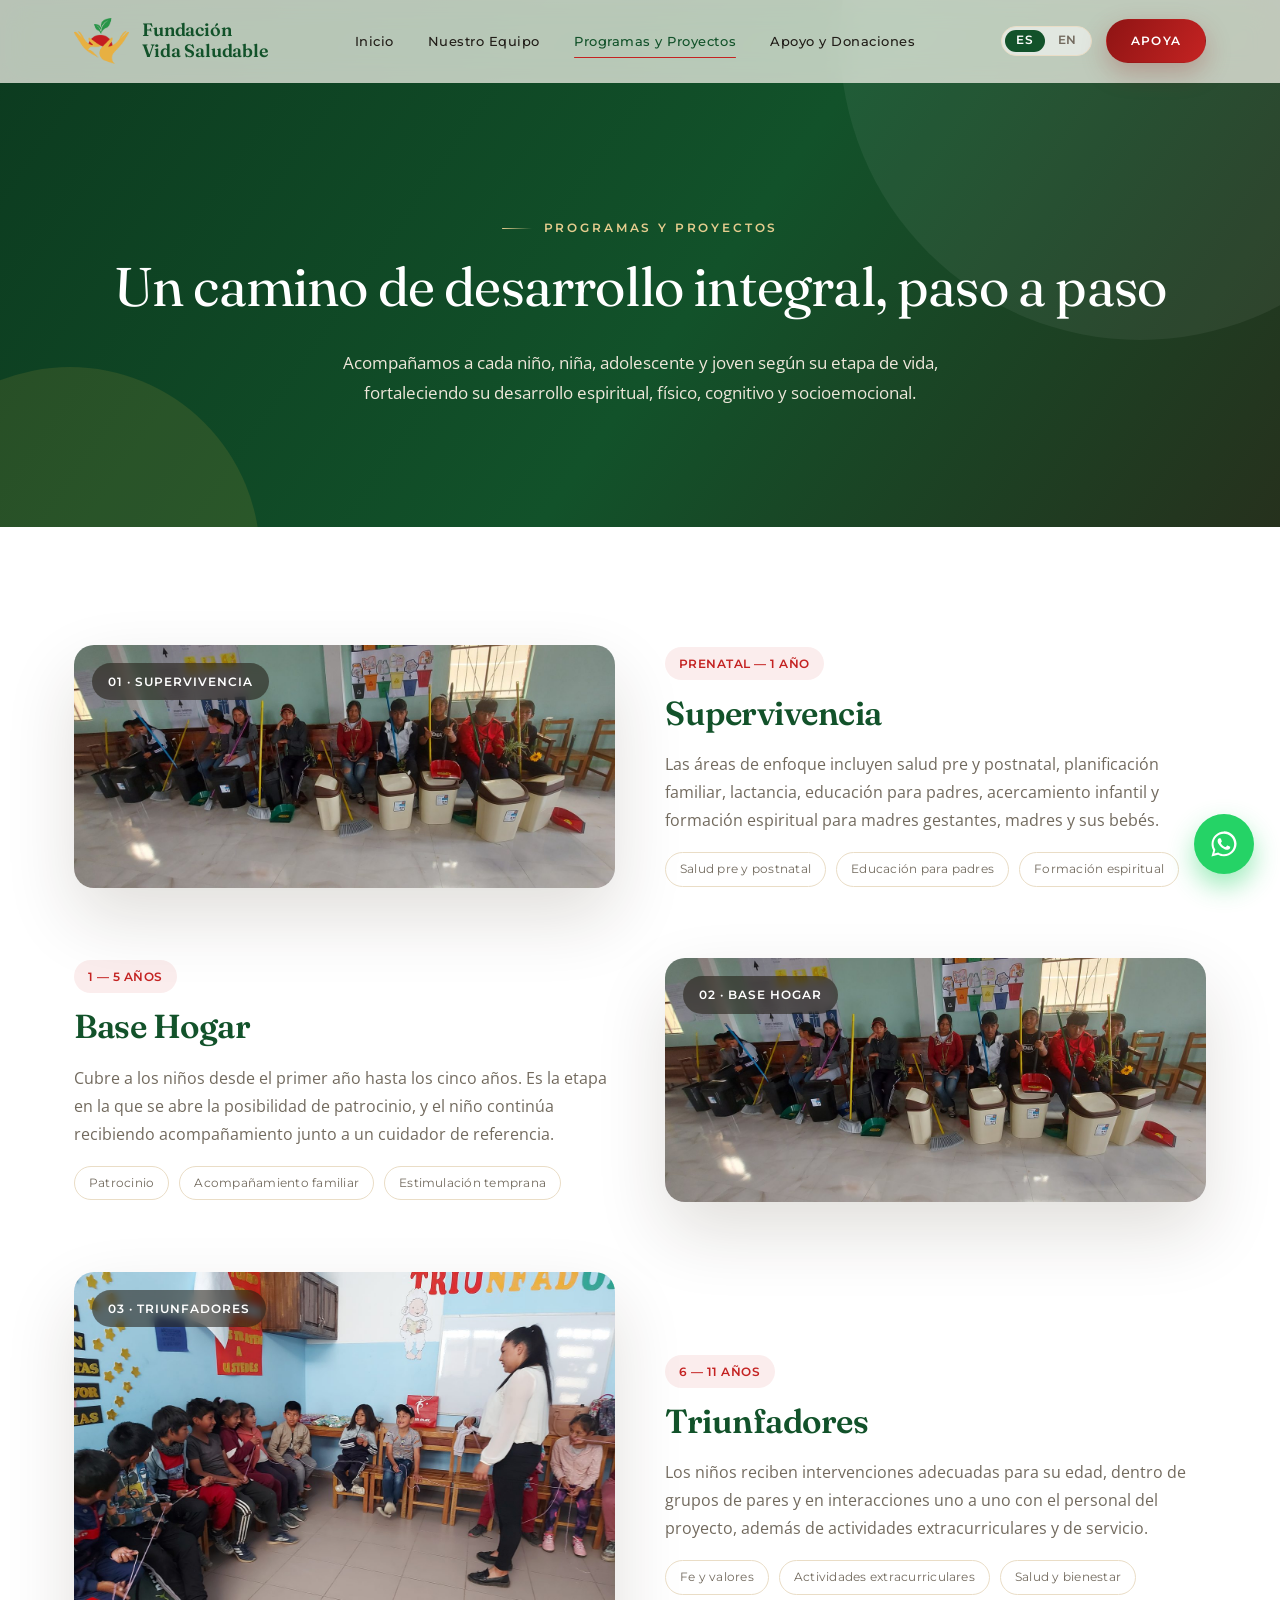
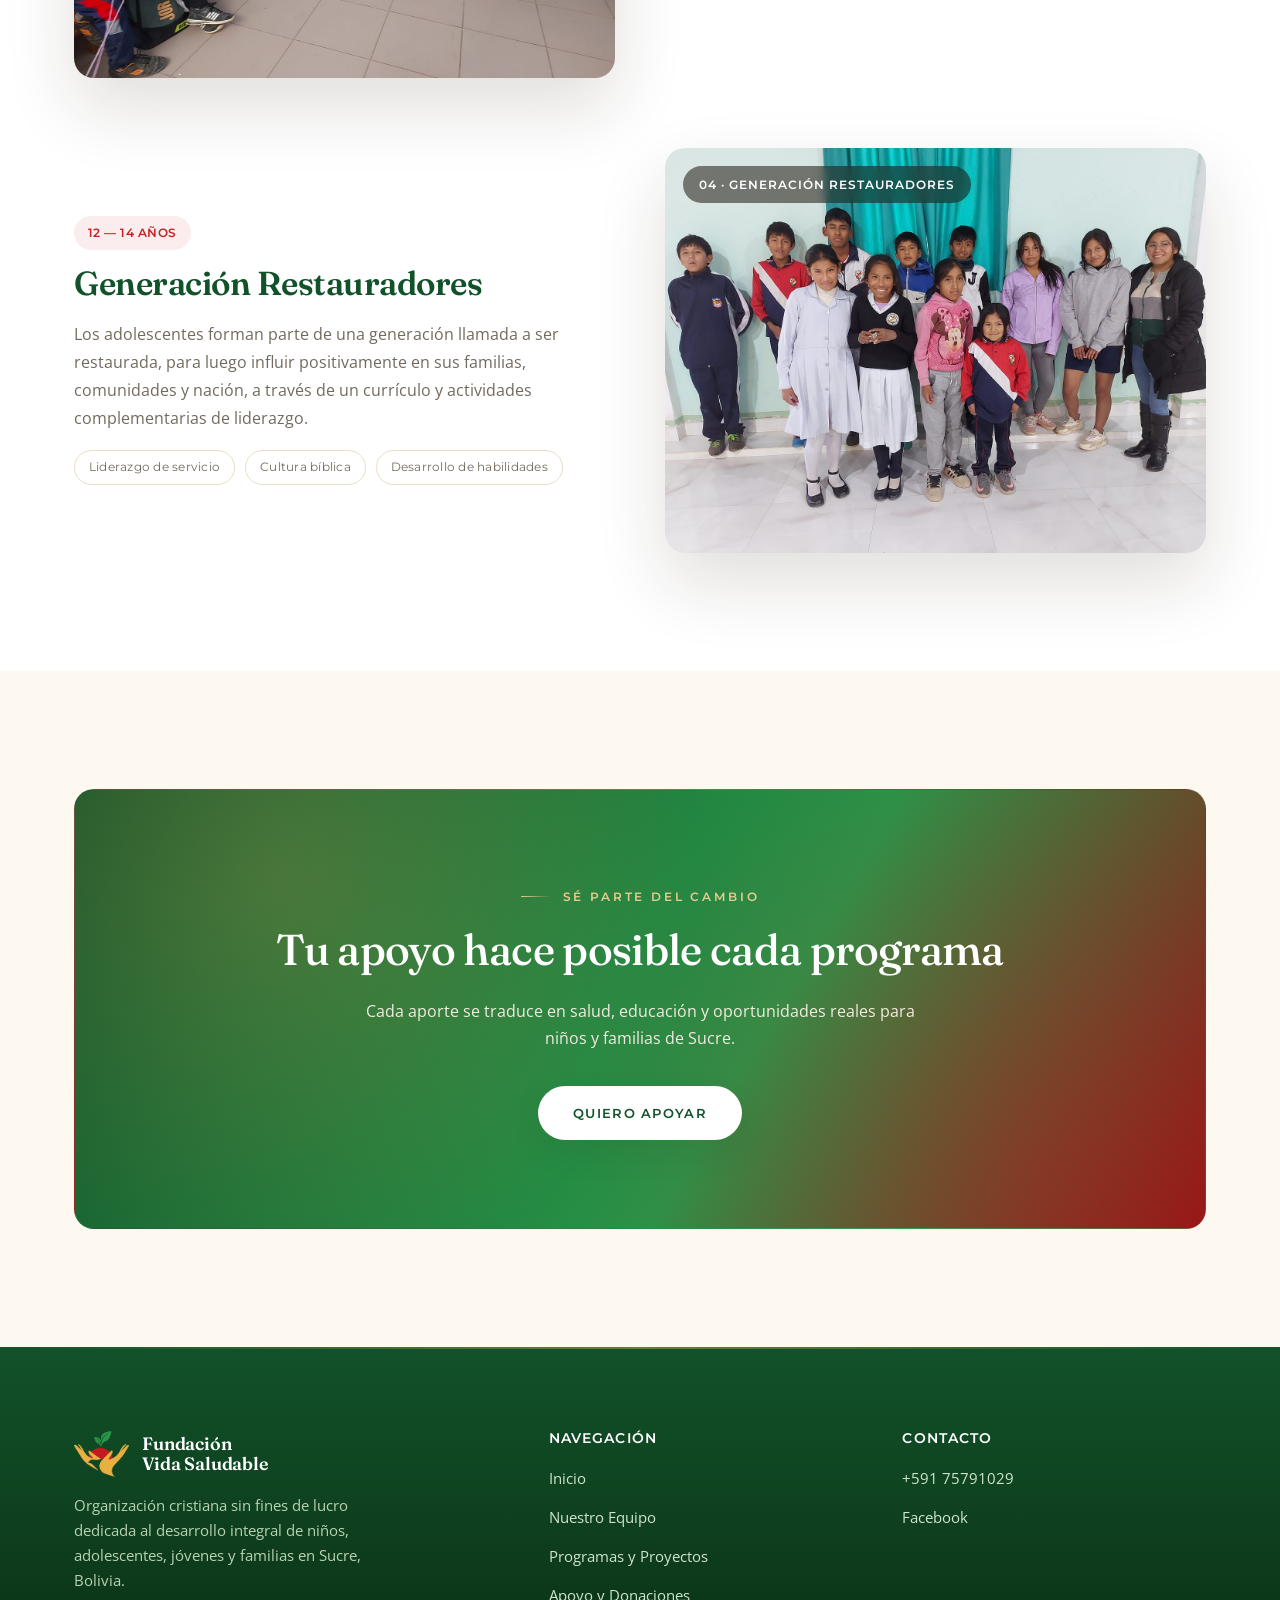
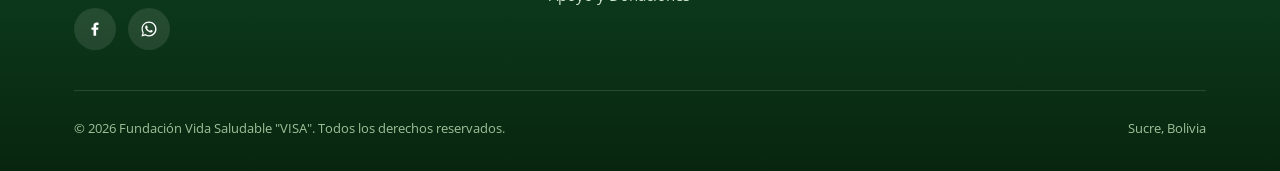
<file: programas.html>
<!DOCTYPE html>
<html lang="es">
<head>
<meta charset="UTF-8">
<meta name="viewport" content="width=device-width, initial-scale=1.0">
<title>Programas y Proyectos | Fundación Vida Saludable</title>
<meta name="description" content="Conoce los programas de la Fundación Vida Saludable: Supervivencia, Base Hogar, Triunfadores y Generación Restauradores.">
<link rel="icon" href="img/favicon-32.png" sizes="32x32">
<link rel="apple-touch-icon" href="img/favicon-180.png">
<link rel="stylesheet" href="css/style.css?v=3">
</head>
<body data-page="programs">

<header class="site-header" id="siteHeader">
  <div class="container">
    <a href="index.html" class="brand">
      <img src="img/logo-icono.png" alt="Fundación Vida Saludable">
      <span>Fundación<br>Vida Saludable</span>
    </a>
    <nav class="main-nav" id="mainNav">
      <a href="index.html" data-i18n="nav.home">Inicio</a>
      <a href="equipo.html" data-i18n="nav.team">Nuestro Equipo</a>
      <a href="programas.html" class="active" data-i18n="nav.programs">Programas y Proyectos</a>
      <a href="donaciones.html" data-i18n="nav.donate">Apoyo y Donaciones</a>
    </nav>
    <div class="header-actions">
      <button class="lang-toggle" id="langToggle" type="button" aria-label="Cambiar idioma / Switch language">
        <span data-lang="es" class="is-active">ES</span>
        <span data-lang="en">EN</span>
      </button>
      <a href="donaciones.html" class="btn btn--primary btn--sm" data-i18n="btn.support">Apoya</a>
    </div>
    <button class="nav-toggle" id="navToggle" aria-label="Abrir menú">
      <span></span><span></span><span></span>
    </button>
  </div>
</header>
<div class="nav-overlay" id="navOverlay">
  <ul>
      <li><a href="index.html" data-i18n="nav.home">Inicio</a></li>
      <li><a href="equipo.html" data-i18n="nav.team">Nuestro Equipo</a></li>
      <li><a href="programas.html" class="active" data-i18n="nav.programs">Programas y Proyectos</a></li>
      <li><a href="donaciones.html" data-i18n="nav.donate">Apoyo y Donaciones</a></li>
  </ul>
</div>


<section class="page-hero">
  <div class="container">
    <div class="eyebrow" data-i18n="prog.eyebrow">Programas y Proyectos</div>
    <h1 data-i18n="prog.title">Un camino de desarrollo integral, paso a paso</h1>
    <p data-i18n="prog.sub">Acompañamos a cada niño, niña, adolescente y joven según su etapa de vida, fortaleciendo su desarrollo espiritual, físico, cognitivo y socioemocional.</p>
  </div>
</section>

<section class="section">
  <div class="container">
    <div class="programs-list">

      <div class="program-row">
        <div class="program-media reveal">
          <span class="program-number" data-i18n="prog1.num">01 · Supervivencia</span>
          <img src="img/fotos/supervivencia-salud.jpg" alt="Programa Supervivencia — salud materno infantil">
        </div>
        <div class="program-copy reveal reveal-delay-1">
          <span class="program-age" data-i18n="prog1.age">Prenatal — 1 año</span>
          <h3 data-i18n="prog1.h">Supervivencia</h3>
          <p data-i18n="prog1.p">Las áreas de enfoque incluyen salud pre y postnatal, planificación familiar, lactancia, educación para padres, acercamiento infantil y formación espiritual para madres gestantes, madres y sus bebés.</p>
          <div class="program-tags">
            <span data-i18n="prog1.tag1">Salud pre y postnatal</span>
            <span data-i18n="prog1.tag2">Educación para padres</span>
            <span data-i18n="prog1.tag3">Formación espiritual</span>
          </div>
        </div>
      </div>

      <div class="program-row">
        <div class="program-media reveal">
          <span class="program-number" data-i18n="prog2.num">02 · Base Hogar</span>
          <img src="img/fotos/base-hogar-recreacion.jpg" alt="Programa Base Hogar — niños de 1 a 5 años">
        </div>
        <div class="program-copy reveal reveal-delay-1">
          <span class="program-age" data-i18n="prog2.age">1 — 5 años</span>
          <h3 data-i18n="prog2.h">Base Hogar</h3>
          <p data-i18n="prog2.p">Cubre a los niños desde el primer año hasta los cinco años. Es la etapa en la que se abre la posibilidad de patrocinio, y el niño continúa recibiendo acompañamiento junto a un cuidador de referencia.</p>
          <div class="program-tags">
            <span data-i18n="prog2.tag1">Patrocinio</span>
            <span data-i18n="prog2.tag2">Acompañamiento familiar</span>
            <span data-i18n="prog2.tag3">Estimulación temprana</span>
          </div>
        </div>
      </div>

      <div class="program-row">
        <div class="program-media reveal">
          <span class="program-number" data-i18n="prog3.num">03 · Triunfadores</span>
          <img src="img/fotos/triunfadores-taller.jpg" alt="Programa Triunfadores — niños de 6 a 11 años">
        </div>
        <div class="program-copy reveal reveal-delay-1">
          <span class="program-age" data-i18n="prog3.age">6 — 11 años</span>
          <h3 data-i18n="prog3.h">Triunfadores</h3>
          <p data-i18n="prog3.p">Los niños reciben intervenciones adecuadas para su edad, dentro de grupos de pares y en interacciones uno a uno con el personal del proyecto, además de actividades extracurriculares y de servicio.</p>
          <div class="program-tags">
            <span data-i18n="prog3.tag1">Fe y valores</span>
            <span data-i18n="prog3.tag2">Actividades extracurriculares</span>
            <span data-i18n="prog3.tag3">Salud y bienestar</span>
          </div>
        </div>
      </div>

      <div class="program-row">
        <div class="program-media reveal">
          <span class="program-number" data-i18n="prog4.num">04 · Generación Restauradores</span>
          <img src="img/fotos/restauradores-grupo.jpg" alt="Programa Generación Restauradores — adolescentes de 12 a 14 años">
        </div>
        <div class="program-copy reveal reveal-delay-1">
          <span class="program-age" data-i18n="prog4.age">12 — 14 años</span>
          <h3 data-i18n="prog4.h">Generación Restauradores</h3>
          <p data-i18n="prog4.p">Los adolescentes forman parte de una generación llamada a ser restaurada, para luego influir positivamente en sus familias, comunidades y nación, a través de un currículo y actividades complementarias de liderazgo.</p>
          <div class="program-tags">
            <span data-i18n="prog4.tag1">Liderazgo de servicio</span>
            <span data-i18n="prog4.tag2">Cultura bíblica</span>
            <span data-i18n="prog4.tag3">Desarrollo de habilidades</span>
          </div>
        </div>
      </div>

    </div>
  </div>
</section>

<section class="section section--cream">
  <div class="container reveal">
    <div class="cta-band" style="background:linear-gradient(120deg, var(--green-dark), var(--green) 60%, var(--red-dark))">
      <div class="eyebrow" style="justify-content:center;color:#e3ffe0" data-i18n="prog.cta.eyebrow">Sé parte del cambio</div>
      <h2 data-i18n="prog.cta.title">Tu apoyo hace posible cada programa</h2>
      <p data-i18n="prog.cta.p">Cada aporte se traduce en salud, educación y oportunidades reales para niños y familias de Sucre.</p>
      <a href="donaciones.html" class="btn" style="background:#fff;color:var(--green-dark);box-shadow:var(--shadow)" data-i18n="prog.cta.btn">Quiero apoyar</a>
    </div>
  </div>
</section>

<footer class="site-footer">
  <div class="container">
    <div class="footer-grid">
      <div class="footer-brand">
        <a href="index.html" class="brand"><img src="img/logo-icono.png" alt="Fundación Vida Saludable"><span>Fundación<br>Vida Saludable</span></a>
        <p data-i18n="footer.about">Organización cristiana sin fines de lucro dedicada al desarrollo integral de niños, adolescentes, jóvenes y familias en Sucre, Bolivia.</p>
        <div class="social-row">
          <a href="https://www.facebook.com/share/16pjw7duJ1/?mibextid=wwXIfr" target="_blank" rel="noopener" aria-label="Facebook"><svg viewBox="0 0 24 24"><path d="M13.5 21v-8h2.7l.4-3.1h-3.1V8c0-.9.25-1.5 1.55-1.5H16.7V3.6C16.4 3.55 15.4 3.47 14.2 3.47c-2.5 0-4.2 1.5-4.2 4.3v2.1H7.3V13h2.7v8z"/></svg></a>
          <a href="https://wa.me/59175791029" target="_blank" rel="noopener" aria-label="WhatsApp"><svg viewBox="0 0 24 24"><path d="M12.04 2c-5.5 0-10 4.5-10 10 0 1.77.46 3.45 1.34 4.94L2 22l5.24-1.37a10 10 0 0 0 4.8 1.22c5.5 0 10-4.5 10-10s-4.5-10-10-10zm0 18.2c-1.55 0-3.06-.42-4.36-1.2l-.31-.19-3.11.82.83-3.03-.2-.32a8.18 8.18 0 0 1-1.25-4.32c0-4.53 3.7-8.22 8.25-8.22s8.24 3.7 8.24 8.22-3.7 8.24-8.09 8.24zm4.52-6.16c-.25-.12-1.47-.72-1.7-.8-.23-.09-.4-.12-.56.12-.17.25-.65.8-.8.96-.15.17-.3.19-.55.06-.25-.12-1.06-.39-2.02-1.24-.75-.66-1.25-1.48-1.4-1.73-.15-.25-.02-.38.11-.51.11-.11.25-.29.37-.44.12-.15.16-.25.25-.42.08-.17.04-.31-.02-.44-.06-.12-.56-1.35-.77-1.85-.2-.48-.4-.42-.56-.43h-.48c-.17 0-.44.06-.67.31-.23.25-.87.85-.87 2.08 0 1.23.89 2.41 1.02 2.58.12.17 1.75 2.67 4.24 3.74.59.26 1.05.41 1.41.52.59.19 1.13.16 1.56.1.48-.07 1.47-.6 1.68-1.18.2-.58.2-1.08.14-1.18-.06-.1-.23-.16-.48-.28z"/></svg></a>
        </div>
      </div>
      <div class="footer-col">
        <h4 data-i18n="footer.navTitle">Navegación</h4>
        <ul>
          <li><a href="index.html" data-i18n="nav.home">Inicio</a></li>
          <li><a href="equipo.html" data-i18n="nav.team">Nuestro Equipo</a></li>
          <li><a href="programas.html" data-i18n="nav.programs">Programas y Proyectos</a></li>
          <li><a href="donaciones.html" data-i18n="nav.donate">Apoyo y Donaciones</a></li>
        </ul>
      </div>
      <div class="footer-col">
        <h4 data-i18n="footer.contactTitle">Contacto</h4>
        <ul>
          <li><a href="https://wa.me/59175791029" target="_blank" rel="noopener">+591 75791029</a></li>
          <li><a href="https://www.facebook.com/share/16pjw7duJ1/?mibextid=wwXIfr" target="_blank" rel="noopener">Facebook</a></li>
        </ul>
      </div>
    </div>
    <div class="footer-bottom">
      <span>© <span id="year"></span> Fundación Vida Saludable "VISA". <span data-i18n="footer.rights">Todos los derechos reservados.</span></span>
      <span>Sucre, Bolivia</span>
    </div>
  </div>
</footer>
<a class="wa-float" href="https://wa.me/59175791029" target="_blank" rel="noopener" aria-label="WhatsApp">
  <svg viewBox="0 0 24 24"><path d="M12.04 2c-5.5 0-10 4.5-10 10 0 1.77.46 3.45 1.34 4.94L2 22l5.24-1.37a10 10 0 0 0 4.8 1.22c5.5 0 10-4.5 10-10s-4.5-10-10-10zm0 18.2c-1.55 0-3.06-.42-4.36-1.2l-.31-.19-3.11.82.83-3.03-.2-.32a8.18 8.18 0 0 1-1.25-4.32c0-4.53 3.7-8.22 8.25-8.22s8.24 3.7 8.24 8.22-3.7 8.24-8.09 8.24zm4.52-6.16c-.25-.12-1.47-.72-1.7-.8-.23-.09-.4-.12-.56.12-.17.25-.65.8-.8.96-.15.17-.3.19-.55.06-.25-.12-1.06-.39-2.02-1.24-.75-.66-1.25-1.48-1.4-1.73-.15-.25-.02-.38.11-.51.11-.11.25-.29.37-.44.12-.15.16-.25.25-.42.08-.17.04-.31-.02-.44-.06-.12-.56-1.35-.77-1.85-.2-.48-.4-.42-.56-.43h-.48c-.17 0-.44.06-.67.31-.23.25-.87.85-.87 2.08 0 1.23.89 2.41 1.02 2.58.12.17 1.75 2.67 4.24 3.74.59.26 1.05.41 1.41.52.59.19 1.13.16 1.56.1.48-.07 1.47-.6 1.68-1.18.2-.58.2-1.08.14-1.18-.06-.1-.23-.16-.48-.28z"/></svg>
</a>

<button class="scroll-top" id="scrollTop" aria-label="Volver arriba">
  <svg viewBox="0 0 24 24" fill="none" stroke="currentColor" stroke-width="2.4" stroke-linecap="round" stroke-linejoin="round"><path d="M12 19V5M5 12l7-7 7 7"/></svg>
</button>
<script src="js/i18n.js?v=3"></script>
<script src="js/main.js?v=3"></script>
</body>
</html>
</file>
<file: css/style.css>
/* ============================================================
   Fundación Vida Saludable — hoja de estilos
   Paleta y tipografía según Manual de Marca (2025)
   ============================================================ */

@import url('https://fonts.googleapis.com/css2?family=Fraunces:ital,opsz,wght@0,9..144,300..700;1,9..144,300..600&family=Montserrat:wght@300;400;500;600;700&family=Open+Sans:wght@400;500;600;700&display=swap');

:root {
  --yellow: #E7B142;
  --yellow-dark: #b3821f;
  --red: #C42322;
  --red-dark: #8f1414;
  --green: #289548;
  --green-dark: #12522a;
  --green-deep: #0c3a1f;
  --beige: #C8A96B;
  --beige-light: #EFE3C8;
  --beige-dark: #7a5f34;
  --gold: #c8a24a;
  --gold-soft: #e6cd8f;
  --cream: #fdf9f1;
  --ink: #211d18;
  --muted: #726a5e;
  --border: #eaddc6;
  --hairline: rgba(120, 95, 45, 0.14);
  --white: #ffffff;
  --shadow: 0 12px 34px rgba(40, 30, 10, 0.08);
  --shadow-lg: 0 30px 70px rgba(40, 30, 10, 0.14);
  --shadow-soft: 0 4px 20px rgba(40, 30, 10, 0.05);
  --radius: 20px;
  --radius-sm: 12px;
  --ff-display: 'Fraunces', Georgia, 'Times New Roman', serif;
  --ff-head: 'Fraunces', Georgia, serif;
  --ff-sub: 'Montserrat', sans-serif;
  --ff-body: 'Open Sans', sans-serif;
}

* { box-sizing: border-box; }
html { scroll-behavior: smooth; }

body {
  margin: 0;
  font-family: var(--ff-body);
  font-weight: 400;
  color: var(--ink);
  background: var(--white);
  line-height: 1.7;
  overflow-x: hidden;
  -webkit-font-smoothing: antialiased;
  -moz-osx-font-smoothing: grayscale;
  text-rendering: optimizeLegibility;
}

/* Estilo de scrollbar tomado de la referencia del sitio */
::-webkit-scrollbar { width: 10px; }
::-webkit-scrollbar-track { border-radius: 8px; box-shadow: inset 0 0 5px rgba(0,0,0,.1); }
::-webkit-scrollbar-thumb { background-color: var(--green-dark); border-radius: 10px; box-shadow: 0 0 0 1px var(--green-dark); }

img { max-width: 100%; display: block; }
a { color: inherit; text-decoration: none; }
ul { margin: 0; padding: 0; list-style: none; }

h1, h2, h3, h4 {
  font-family: var(--ff-head);
  font-weight: 500;
  line-height: 1.14;
  letter-spacing: -0.015em;
  margin: 0 0 .55em;
  color: var(--green-dark);
  font-optical-sizing: auto;
}
h1 { font-weight: 500; }
h2 { font-weight: 500; }
h3, h4 { font-weight: 600; }

.container {
  width: 100%;
  max-width: 1180px;
  margin: 0 auto;
  padding: 0 24px;
}

.eyebrow {
  display: inline-flex;
  align-items: center;
  gap: 12px;
  font-family: var(--ff-sub);
  font-size: 0.74rem;
  font-weight: 600;
  letter-spacing: .24em;
  text-transform: uppercase;
  color: var(--beige-dark);
  margin-bottom: 18px;
}
.eyebrow::before {
  content: "";
  width: 30px;
  height: 1.5px;
  border-radius: 3px;
  background: linear-gradient(90deg, var(--gold), var(--gold-soft));
}

.section {
  padding: 118px 0;
  position: relative;
}
.section--tight { padding: 72px 0; }
.section--cream { background: var(--cream); }
.section--dark {
  background: linear-gradient(160deg, var(--green-dark), var(--green-deep) 70%);
  color: #eafbe6;
}
.section--dark h2, .section--dark h3 { color: #fff; }

.section-head {
  max-width: 720px;
  margin: 0 auto 68px;
  text-align: center;
}
.section-head .eyebrow { justify-content: center; }
.section-head h2 { font-size: clamp(2rem, 3.6vw, 2.9rem); }
.section-head p { color: var(--muted); font-size: 1.08rem; }

/* ---------- Buttons ---------- */
.btn {
  display: inline-flex;
  align-items: center;
  gap: 10px;
  padding: 15px 34px;
  border-radius: 100px;
  font-family: var(--ff-sub);
  font-weight: 600;
  font-size: 0.82rem;
  letter-spacing: .1em;
  text-transform: uppercase;
  cursor: pointer;
  border: 1.5px solid transparent;
  transition: transform .35s cubic-bezier(.22,.61,.36,1), box-shadow .35s ease, background .35s ease, color .35s ease, border-color .35s ease;
}
.btn--primary {
  background: linear-gradient(120deg, var(--red-dark), var(--red));
  color: #fff;
  box-shadow: 0 10px 26px rgba(143, 20, 20, .26);
}
.btn--primary:hover { transform: translateY(-3px); box-shadow: 0 16px 34px rgba(143, 20, 20, .34); }
.btn--outline {
  background: transparent;
  border-color: rgba(255,255,255,.5);
  color: #fff;
}
.btn--outline:hover { background: rgba(255,255,255,.12); border-color: #fff; transform: translateY(-3px); }
.btn--green {
  background: linear-gradient(120deg, var(--green-dark), var(--green));
  color: #fff;
  box-shadow: 0 10px 26px rgba(18, 82, 42, .26);
}
.btn--green:hover { transform: translateY(-3px); box-shadow: 0 16px 34px rgba(18, 82, 42, .34); }
.btn--yellow {
  background: linear-gradient(120deg, var(--yellow), #f2c565);
  color: #4a3204;
  box-shadow: 0 10px 26px rgba(231, 177, 66, .3);
}
.btn--yellow:hover { transform: translateY(-3px); box-shadow: 0 16px 34px rgba(231, 177, 66, .4); }
.btn--gold {
  background: transparent;
  border-color: var(--gold);
  color: var(--beige-dark);
}
.btn--gold:hover { background: var(--gold); color: #fff; transform: translateY(-3px); }
.btn--sm { padding: 11px 24px; font-size: .74rem; }

/* ---------- Header ---------- */
.site-header {
  position: fixed;
  top: 0; left: 0; right: 0;
  z-index: 500;
  padding: 18px 0;
  background: rgba(253, 249, 241, .72);
  backdrop-filter: blur(14px) saturate(1.2);
  -webkit-backdrop-filter: blur(14px) saturate(1.2);
  border-bottom: 1px solid transparent;
  transition: background .35s ease, box-shadow .35s ease, padding .35s ease, border-color .35s ease;
}
.site-header.is-scrolled {
  background: rgba(253, 249, 241, .94);
  box-shadow: 0 8px 30px rgba(40,30,10,.07);
  border-bottom-color: var(--hairline);
  padding: 10px 0;
}
.site-header .container {
  display: flex;
  align-items: center;
  justify-content: space-between;
  gap: 20px;
}
.brand {
  display: flex;
  align-items: center;
  gap: 13px;
  font-family: var(--ff-head);
  font-weight: 600;
  font-size: 1.12rem;
  line-height: 1.15;
  letter-spacing: -0.01em;
  color: var(--green-dark);
}
.brand img { height: 46px; width: auto; }

.main-nav { display: flex; align-items: center; gap: 2px; }
.main-nav a {
  position: relative;
  padding: 10px 16px;
  font-family: var(--ff-sub);
  font-weight: 500;
  font-size: .82rem;
  letter-spacing: .04em;
  color: var(--ink);
  transition: color .25s ease;
}
.main-nav a::after {
  content: "";
  position: absolute;
  bottom: 4px; left: 16px; right: 16px;
  height: 1.5px;
  background: var(--gold);
  border-radius: 2px;
  transform: scaleX(0);
  transform-origin: left;
  transition: transform .3s cubic-bezier(.22,.61,.36,1);
}
.main-nav a:hover { color: var(--green-dark); }
.main-nav a:hover::after { transform: scaleX(1); }
.main-nav a.active { color: var(--green-dark); }
.main-nav a.active::after { transform: scaleX(1); background: var(--red); }

.header-actions { display: flex; align-items: center; gap: 14px; }
.lang-toggle {
  display: inline-flex;
  align-items: center;
  gap: 2px;
  padding: 3px;
  border-radius: 100px;
  border: 1.5px solid var(--border);
  background: rgba(255, 255, 255, .55);
  cursor: pointer;
  font-family: var(--ff-sub);
  transition: border-color .25s ease;
}
.lang-toggle span {
  font-size: .72rem;
  font-weight: 600;
  letter-spacing: .06em;
  padding: 5px 11px;
  border-radius: 100px;
  color: var(--muted);
  line-height: 1;
  transition: background .25s ease, color .25s ease;
}
.lang-toggle span.is-active {
  background: var(--green-dark);
  color: #fff;
}
.lang-toggle:hover { border-color: var(--gold); }

.nav-toggle {
  display: none;
  position: relative;
  width: 44px; height: 44px;
  background: none;
  border: none;
  cursor: pointer;
  padding: 0;
  color: var(--ink);
  z-index: 950;
}
.nav-toggle span {
  position: absolute;
  left: 50%; top: 50%;
  width: 24px; height: 2px;
  margin-left: -12px;
  border-radius: 2px;
  background: currentColor;
  transition: transform .3s ease, opacity .3s ease, background .3s ease;
}
.nav-toggle span:nth-child(1) { transform: translateY(-8px); }
.nav-toggle span:nth-child(3) { transform: translateY(8px); }
.nav-toggle.is-open { color: #fff; }
.nav-toggle.is-open span:nth-child(2) { opacity: 0; }
.nav-toggle.is-open span:nth-child(1) { transform: rotate(45deg) translateY(0); }
.nav-toggle.is-open span:nth-child(3) { transform: rotate(-45deg) translateY(0); }

/* ---------- Menú overlay a pantalla completa (mobile) ---------- */
.nav-overlay {
  position: fixed; inset: 0;
  z-index: 900;
  display: flex;
  align-items: center;
  justify-content: center;
  background: rgba(20, 18, 14, .97);
  opacity: 0;
  visibility: hidden;
  transition: opacity .35s ease, visibility .35s ease;
}
.nav-overlay.open { opacity: 1; visibility: visible; }
.nav-overlay ul { text-align: center; }
.nav-overlay li { margin: 10px 0; }
.nav-overlay a {
  font-family: var(--ff-head);
  font-weight: 600;
  font-size: 1.8rem;
  color: #fff;
  padding: 10px 20px;
  transition: color .2s ease;
}
.nav-overlay a:hover, .nav-overlay a.active { color: var(--yellow); }
body.scroll-lock { overflow: hidden; }

/* ---------- Volver arriba ---------- */
.scroll-top {
  position: fixed;
  left: 26px; bottom: 26px;
  z-index: 400;
  width: 52px; height: 52px;
  border-radius: 50%;
  background: var(--green-dark);
  color: #fff;
  display: flex; align-items: center; justify-content: center;
  cursor: pointer;
  box-shadow: var(--shadow);
  opacity: 0;
  pointer-events: none;
  transform: translateY(10px);
  transition: opacity .3s ease, transform .3s ease, background .3s ease;
}
.scroll-top.is-visible { opacity: 1; pointer-events: auto; transform: translateY(0); }
.scroll-top:hover { background: var(--red); }
.scroll-top svg { width: 22px; height: 22px; fill: #fff; }

/* ---------- Hero ---------- */
.hero {
  position: relative;
  min-height: 100vh;
  display: flex;
  align-items: center;
  color: #fff;
  overflow: hidden;
}
.hero__bg {
  position: absolute; inset: 0;
  background-size: cover;
  background-position: center 30%;
  transform: scale(1.08);
  animation: heroZoom 18s ease-in-out infinite alternate;
}
@keyframes heroZoom {
  from { transform: scale(1.08); }
  to { transform: scale(1); }
}
.hero__overlay {
  position: absolute; inset: 0;
  background:
    linear-gradient(180deg, rgba(12,10,7,.42) 0%, rgba(12,10,7,.48) 45%, rgba(8,8,6,.9) 100%),
    linear-gradient(100deg, rgba(90,15,15,.34) 0%, rgba(12,58,31,.42) 100%),
    radial-gradient(120% 90% at 30% 40%, transparent 40%, rgba(8,6,4,.5) 100%);
}
.hero__content {
  position: relative;
  z-index: 2;
  padding-top: 90px;
  max-width: 760px;
  opacity: 0;
  animation: heroFade .7s ease .35s forwards;
}
@keyframes heroFade {
  from { opacity: 0; transform: translateY(16px); }
  to { opacity: 1; transform: translateY(0); }
}
.hero__content .eyebrow { color: var(--gold-soft); }
.hero__content .eyebrow::before { background: linear-gradient(90deg, var(--gold-soft), transparent); }
.hero h1 {
  color: #fff;
  font-size: clamp(2.5rem, 5.6vw, 4.3rem);
  font-weight: 400;
  letter-spacing: -0.02em;
  line-height: 1.08;
  text-shadow: 0 8px 40px rgba(0,0,0,.35);
}
.hero h1 em {
  font-style: italic;
  font-weight: 400;
  color: var(--gold-soft);
}
.hero p.lead {
  font-size: 1.18rem;
  max-width: 560px;
  color: #f1ece2;
  line-height: 1.75;
  margin-bottom: 38px;
}
.hero__cta { display: flex; gap: 16px; flex-wrap: wrap; }

.hero__scroll {
  position: absolute;
  bottom: 34px; left: 50%;
  transform: translateX(-50%);
  z-index: 2;
  color: #fff;
  opacity: .8;
  display: flex;
  flex-direction: column;
  align-items: center;
  gap: 6px;
  font-size: .75rem;
  letter-spacing: .12em;
  text-transform: uppercase;
  font-family: var(--ff-sub);
  animation: bounce 2.4s ease-in-out infinite;
}
@keyframes bounce {
  0%, 100% { transform: translate(-50%, 0); }
  50% { transform: translate(-50%, 10px); }
}

/* ---------- Page (interior) hero ---------- */
.page-hero {
  position: relative;
  padding: 210px 0 120px;
  color: #fff;
  background: linear-gradient(125deg, var(--green-deep), var(--green-dark) 55%, #3a1010 145%);
  overflow: hidden;
  text-align: center;
}
.page-hero::before {
  content: "";
  position: absolute;
  width: 600px; height: 600px;
  border-radius: 50%;
  background: rgba(255,255,255,.06);
  top: -260px; right: -160px;
}
.page-hero::after {
  content: "";
  position: absolute;
  width: 380px; height: 380px;
  border-radius: 50%;
  background: rgba(231,177,66,.12);
  bottom: -220px; left: -120px;
}
.page-hero .eyebrow { justify-content: center; color: var(--gold-soft); }
.page-hero .eyebrow::before { background: linear-gradient(90deg, var(--gold-soft), transparent); }
.page-hero h1 { color: #fff; font-weight: 400; font-size: clamp(2.2rem, 4.6vw, 3.4rem); position: relative; z-index: 1;}
.page-hero h1 em { font-style: italic; color: var(--gold-soft); }
.page-hero p { color: #eee7da; font-size: 1.08rem; max-width: 620px; margin: 0 auto; position: relative; z-index: 1; }

/* ---------- Reveal on scroll ---------- */
.reveal {
  opacity: 0;
  transform: translateY(34px);
  transition: opacity .8s cubic-bezier(.22,.61,.36,1), transform .8s cubic-bezier(.22,.61,.36,1);
}
.reveal.is-visible { opacity: 1; transform: translateY(0); }
.reveal-delay-1 { transition-delay: .1s; }
.reveal-delay-2 { transition-delay: .2s; }
.reveal-delay-3 { transition-delay: .3s; }
.reveal-delay-4 { transition-delay: .4s; }

/* ---------- Quiénes somos ---------- */
.about-grid {
  display: grid;
  grid-template-columns: 1fr 1fr;
  gap: 60px;
  align-items: center;
}
.about-grid figure {
  position: relative;
  margin: 0;
}
.about-grid .frame {
  border-radius: var(--radius);
  overflow: hidden;
  box-shadow: var(--shadow-lg);
}
.about-grid .frame img { transition: transform .6s ease; }
.about-grid .frame:hover img { transform: scale(1.06); }
.about-badge {
  position: absolute;
  bottom: -26px; left: -26px;
  background: #fff;
  border-radius: var(--radius-sm);
  box-shadow: var(--shadow-lg);
  padding: 20px 26px;
  font-family: var(--ff-head);
  text-align: center;
  border: 1px solid var(--hairline);
}
.about-badge strong { display: block; font-size: 2rem; font-weight: 500; color: var(--green-dark); line-height: 1; }
.about-badge span { font-size: .68rem; color: var(--muted); text-transform: uppercase; letter-spacing: .14em; font-family: var(--ff-sub); font-weight: 600; }
.about-copy h2 { font-size: clamp(1.7rem, 3vw, 2.5rem); }
.about-copy p { color: var(--muted); font-size: 1.05rem; }
.about-copy .btn { margin-top: 10px; }

/* ---------- Video embed (¿Quiénes somos?) ---------- */
.video-frame {
  position: relative;
  max-width: 900px;
  margin: 0 auto;
  aspect-ratio: 16 / 9;
  border-radius: var(--radius);
  overflow: hidden;
  box-shadow: var(--shadow-lg);
  border: 1px solid var(--hairline);
  background: #000;
}
.video-frame iframe {
  position: absolute;
  inset: 0;
  width: 100%;
  height: 100%;
  border: 0;
}
/* Portada clicable (facade): el video pesado solo carga al hacer clic */
.video-facade {
  position: absolute;
  inset: 0;
  width: 100%;
  height: 100%;
  border: 0;
  padding: 0;
  cursor: pointer;
  background-size: cover;
  background-position: center;
  display: flex;
  flex-direction: column;
  align-items: center;
  justify-content: center;
  gap: 16px;
}
.video-facade::before {
  content: "";
  position: absolute;
  inset: 0;
  background: linear-gradient(180deg, rgba(8,8,6,.12), rgba(8,8,6,.42));
  transition: background .3s ease;
}
.video-facade:hover::before { background: rgba(8,8,6,.18); }
.video-play {
  position: relative;
  z-index: 1;
  width: 88px; height: 88px;
  border-radius: 50%;
  background: var(--red);
  display: flex; align-items: center; justify-content: center;
  box-shadow: 0 12px 34px rgba(143,20,20,.5);
  transition: transform .3s cubic-bezier(.22,.61,.36,1), background .3s ease;
  animation: videoPulse 2.6s ease-in-out infinite;
}
.video-facade:hover .video-play { transform: scale(1.09); background: var(--red-dark); }
.video-play svg { width: 36px; height: 36px; margin-left: 6px; fill: #fff; }
.video-facade__label {
  position: relative;
  z-index: 1;
  font-family: var(--ff-sub);
  font-weight: 600;
  font-size: .8rem;
  letter-spacing: .14em;
  text-transform: uppercase;
  color: #fff;
  text-shadow: 0 2px 12px rgba(0,0,0,.55);
}
@keyframes videoPulse {
  0%, 100% { box-shadow: 0 12px 34px rgba(143,20,20,.5); }
  50% { box-shadow: 0 12px 34px rgba(143,20,20,.6), 0 0 0 16px rgba(196,35,34,.12); }
}
.video-cta {
  display: flex;
  gap: 16px;
  justify-content: center;
  flex-wrap: wrap;
  margin-top: 34px;
}
@media (prefers-reduced-motion: reduce) {
  .video-play { animation: none; }
}

/* ---------- Vision / Mision ---------- */
.vm-grid {
  display: grid;
  grid-template-columns: 1fr 1fr;
  gap: 30px;
}
.vm-card {
  background: #fff;
  border: 1px solid var(--border);
  border-radius: var(--radius);
  padding: 46px 44px;
  box-shadow: var(--shadow-soft);
  position: relative;
  overflow: hidden;
  transition: transform .4s cubic-bezier(.22,.61,.36,1), box-shadow .4s ease, border-color .4s ease;
}
.vm-card::after {
  content: "";
  position: absolute;
  left: 0; top: 0; bottom: 0;
  width: 3px;
  background: linear-gradient(var(--gold), var(--gold-soft));
  transform: scaleY(0);
  transform-origin: top;
  transition: transform .45s cubic-bezier(.22,.61,.36,1);
}
.vm-card:hover { transform: translateY(-8px); box-shadow: var(--shadow-lg); border-color: transparent; }
.vm-card:hover::after { transform: scaleY(1); }
.vm-card::before {
  content: "";
  position: absolute;
  width: 130px; height: 130px;
  border-radius: 50%;
  top: -60px; right: -60px;
  opacity: .12;
}
.vm-card--vision::before { background: var(--red); }
.vm-card--mission::before { background: var(--green); }
.vm-card .icon-badge { margin-bottom: 20px; }
.vm-card p { color: var(--muted); position: relative; z-index: 1; }

.icon-badge {
  width: 60px; height: 60px;
  border-radius: 18px;
  display: flex; align-items: center; justify-content: center;
  color: #fff;
  box-shadow: 0 8px 20px rgba(40,30,10,.12);
}
.icon-badge svg { width: 28px; height: 28px; }
.icon-badge--red { background: linear-gradient(135deg, var(--red-dark), var(--red)); }
.icon-badge--green { background: linear-gradient(135deg, var(--green-dark), var(--green)); }
.icon-badge--yellow { background: linear-gradient(135deg, var(--yellow), #f2c565); color: #4a3204; }

/* ---------- Valores ---------- */
.values-grid {
  display: grid;
  grid-template-columns: repeat(4, 1fr);
  gap: 22px;
}
.value-card {
  background: #fff;
  border-radius: var(--radius);
  padding: 34px 28px;
  border: 1px solid var(--border);
  text-align: left;
  transition: transform .4s cubic-bezier(.22,.61,.36,1), box-shadow .4s ease, border-color .4s ease;
}
.value-card:hover {
  transform: translateY(-10px);
  box-shadow: var(--shadow-lg);
  border-color: var(--gold-soft);
}
.value-card .icon-badge {
  width: 52px; height: 52px; border-radius: 14px; margin-bottom: 20px;
  background: linear-gradient(135deg, #fff, var(--cream));
  border: 1px solid var(--gold-soft);
  color: var(--beige-dark);
  box-shadow: none;
  transition: background .35s ease, color .35s ease, border-color .35s ease;
}
.value-card .icon-badge svg { width: 22px; height: 22px; }
.value-card:hover .icon-badge { border-color: transparent; background: linear-gradient(135deg, var(--gold), var(--beige-dark)); color: #fff; }
.value-card h4 { margin-bottom: 8px; font-size: 1.15rem; color: var(--green-dark); }
.value-card p { margin: 0; color: var(--muted); font-size: .93rem; line-height: 1.65; }

/* ---------- CTA band ---------- */
.cta-band {
  position: relative;
  border-radius: var(--radius);
  overflow: hidden;
  padding: 88px 50px;
  text-align: center;
  background: linear-gradient(120deg, var(--green-deep), var(--green-dark) 55%, #3a1010);
  color: #fff;
  isolation: isolate;
  border: 1px solid rgba(255,255,255,.06);
}
.cta-band::before {
  content: "";
  position: absolute; inset: 0;
  background: radial-gradient(circle at 18% 20%, rgba(200,162,74,.28), transparent 42%),
              radial-gradient(circle at 85% 85%, rgba(196,35,34,.3), transparent 45%);
  z-index: -1;
}
.cta-band h2 { color: #fff; font-size: clamp(1.9rem, 3.4vw, 2.7rem); }
.cta-band p { max-width: 560px; margin: 0 auto 34px; color: #f3ece0; }
.cta-band .eyebrow { color: var(--gold-soft) !important; }
.cta-band .eyebrow::before { background: linear-gradient(90deg, var(--gold-soft), transparent); }

/* ---------- Programas ---------- */
.programs-list { display: flex; flex-direction: column; gap: 70px; }
.program-row {
  display: grid;
  grid-template-columns: 1fr 1fr;
  gap: 50px;
  align-items: center;
}
.program-row:nth-child(even) .program-media { order: 2; }
.program-media {
  border-radius: var(--radius);
  overflow: hidden;
  box-shadow: var(--shadow-lg);
  position: relative;
}
.program-media img { transition: transform .6s ease; }
.program-media:hover img { transform: scale(1.05); }
.program-number {
  position: absolute; top: 18px; left: 18px;
  font-family: var(--ff-sub);
  font-weight: 600;
  font-size: .78rem;
  letter-spacing: .08em;
  text-transform: uppercase;
  background: rgba(30,25,15,.55);
  color: #fff;
  padding: 8px 16px;
  border-radius: 100px;
  backdrop-filter: blur(4px);
}
.program-age {
  display: inline-block;
  font-family: var(--ff-sub);
  font-weight: 600;
  font-size: .78rem;
  letter-spacing: .04em;
  text-transform: uppercase;
  color: var(--red);
  background: rgba(196,35,34,.08);
  padding: 6px 14px;
  border-radius: 100px;
  margin-bottom: 14px;
}
.program-copy h3 { font-size: clamp(1.6rem, 2.6vw, 2.1rem); }
.program-copy p { color: var(--muted); font-size: 1.03rem; }
.program-tags { display: flex; flex-wrap: wrap; gap: 10px; margin-top: 18px; }
.program-tags span {
  font-family: var(--ff-sub);
  font-size: .76rem;
  letter-spacing: .02em;
  padding: 6px 14px;
  border-radius: 100px;
  border: 1px solid var(--border);
  color: var(--muted);
}

/* ---------- Equipo ---------- */
.team-group { margin-bottom: 60px; }
.team-group h3 {
  font-size: 1.2rem;
  display: flex;
  align-items: center;
  gap: 14px;
  color: var(--green-dark);
  margin-bottom: 28px;
}
.team-group h3::after {
  content: "";
  flex: 1;
  height: 1px;
  background: var(--border);
}
.team-grid {
  display: grid;
  grid-template-columns: repeat(auto-fill, minmax(200px, 1fr));
  gap: 28px;
}
.team-card {
  text-align: center;
  transition: transform .3s ease;
}
.team-card:hover { transform: translateY(-6px); }
.team-photo {
  width: 100%;
  aspect-ratio: 1/1;
  border-radius: 50%;
  overflow: hidden;
  box-shadow: var(--shadow);
  margin-bottom: 18px;
  border: 4px solid #fff;
  outline: 2px solid var(--gold-soft);
  outline-offset: 2px;
  position: relative;
  transition: outline-color .35s ease, transform .35s ease;
}
.team-card:hover .team-photo { outline-color: var(--gold); }
.team-photo img { width: 100%; height: 100%; object-fit: cover; }
.team-photo.no-photo {
  display: flex; align-items: center; justify-content: center;
  background: linear-gradient(135deg, var(--green), var(--green-dark));
  color: #fff;
  font-family: var(--ff-head);
  font-weight: 700;
  font-size: 1.8rem;
}
.team-card h4 { margin: 0 0 4px; font-size: 1rem; color: var(--ink); }
.team-card h4 { font-family: var(--ff-head); font-weight: 600; }
.team-card span { font-size: .72rem; color: var(--beige-dark); font-weight: 600; font-family: var(--ff-sub); text-transform: uppercase; letter-spacing: .1em; }
.team-group h3 { font-family: var(--ff-head); }

/* ---------- Donaciones ---------- */
.donate-grid {
  display: grid;
  grid-template-columns: 1.1fr .9fr;
  gap: 60px;
  align-items: start;
}
.motto-card {
  background: #fff;
  border-radius: var(--radius);
  padding: 40px 44px;
  box-shadow: var(--shadow-soft);
  border: 1px solid var(--border);
  border-left: 3px solid var(--gold);
  margin-bottom: 26px;
}
.motto-card p {
  font-family: var(--ff-head);
  font-size: 1.35rem;
  font-weight: 400;
  font-style: italic;
  line-height: 1.4;
  color: var(--green-dark);
  margin: 0;
}
.motto-card--alt { border-left-color: var(--green); }
.donate-channels { display: grid; gap: 16px; }
.channel-card {
  display: flex;
  align-items: center;
  gap: 18px;
  background: #fff;
  border: 1px solid var(--border);
  border-radius: var(--radius-sm);
  padding: 18px 22px;
  transition: transform .25s ease, box-shadow .25s ease;
}
.channel-card:hover { transform: translateX(6px); box-shadow: var(--shadow); }
.channel-card .icon-badge { flex-shrink: 0; }
.channel-card h4 { margin: 0 0 2px; font-size: 1rem; }
.channel-card p { margin: 0; color: var(--muted); font-size: .88rem; }

.qr-card {
  background: #fff;
  border-radius: var(--radius);
  box-shadow: var(--shadow);
  padding: 30px;
  text-align: center;
}
.qr-card img { border-radius: var(--radius-sm); margin-bottom: 16px; border: 1px solid var(--border); }
.qr-card h4 { margin-bottom: 6px; }
.qr-card p { color: var(--muted); font-size: .9rem; }

/* ---------- Footer ---------- */
.site-footer {
  background: linear-gradient(180deg, var(--green-dark), #08260f);
  color: #d9ecd6;
  padding: 84px 0 32px;
  position: relative;
}
.site-footer::before {
  content: "";
  position: absolute;
  top: 0; left: 0; right: 0;
  height: 2px;
  background: linear-gradient(90deg, transparent, var(--gold), transparent);
  opacity: .5;
}
.footer-brand .brand span { color: #fff; }
.footer-col h4 { position: relative; }
.footer-grid {
  display: grid;
  grid-template-columns: 1.4fr 1fr 1fr;
  gap: 50px;
  padding-bottom: 40px;
  border-bottom: 1px solid rgba(255,255,255,.12);
}
.footer-brand .brand { color: #fff; margin-bottom: 16px; }
.footer-brand p { color: #b9d2b4; max-width: 320px; font-size: .92rem; }
.footer-col h4 {
  color: #fff;
  font-family: var(--ff-sub);
  font-size: .85rem;
  text-transform: uppercase;
  letter-spacing: .08em;
  margin-bottom: 18px;
}
.footer-col ul li { margin-bottom: 12px; }
.footer-col a { color: #cfe4cb; transition: color .2s ease; font-size: .94rem; }
.footer-col a:hover { color: #fff; }
.social-row { display: flex; gap: 12px; margin-top: 10px; }
.social-row a {
  width: 42px; height: 42px;
  border-radius: 50%;
  background: rgba(255,255,255,.1);
  display: flex; align-items: center; justify-content: center;
  transition: background .25s ease, transform .25s ease;
}
.social-row a:hover { background: var(--red); transform: translateY(-3px); }
.social-row svg { width: 18px; height: 18px; fill: #fff; }
.footer-bottom {
  padding-top: 26px;
  display: flex;
  justify-content: space-between;
  flex-wrap: wrap;
  gap: 10px;
  font-size: .82rem;
  color: #9fc199;
}

/* ---------- WhatsApp floating button ---------- */
.wa-float {
  position: fixed;
  bottom: 26px; right: 26px;
  z-index: 400;
  width: 60px; height: 60px;
  border-radius: 50%;
  background: #25D366;
  display: flex; align-items: center; justify-content: center;
  box-shadow: 0 12px 26px rgba(37,211,102,.45);
  animation: pulse 2.6s ease-in-out infinite;
}
.wa-float svg { width: 30px; height: 30px; fill: #fff; }
@keyframes pulse {
  0%, 100% { box-shadow: 0 12px 26px rgba(37,211,102,.45); }
  50% { box-shadow: 0 12px 26px rgba(37,211,102,.7), 0 0 0 8px rgba(37,211,102,.12); }
}

/* ---------- Responsive ---------- */
@media (max-width: 980px) {
  .about-grid, .vm-grid, .donate-grid { grid-template-columns: 1fr; }
  .values-grid { grid-template-columns: repeat(2, 1fr); }
  .program-row, .program-row:nth-child(even) .program-media { grid-template-columns: 1fr; order: 0; }
  .footer-grid { grid-template-columns: 1fr 1fr; }
}

@media (max-width: 760px) {
  .main-nav { display: none; }
  .nav-toggle { display: block; }
  .header-actions .btn--primary { display: none; }
  .values-grid { grid-template-columns: repeat(2, 1fr); }
  .footer-grid { grid-template-columns: 1fr; gap: 30px; }
  .footer-bottom { flex-direction: column; text-align: center; }
  .section { padding: 64px 0; }
  .page-hero { padding: 150px 0 80px; }
}

@media (max-width: 520px) {
  .values-grid { grid-template-columns: 1fr 1fr; }
  .hero__cta { flex-direction: column; align-items: stretch; }
  .hero__cta .btn { justify-content: center; }
}
</file>
